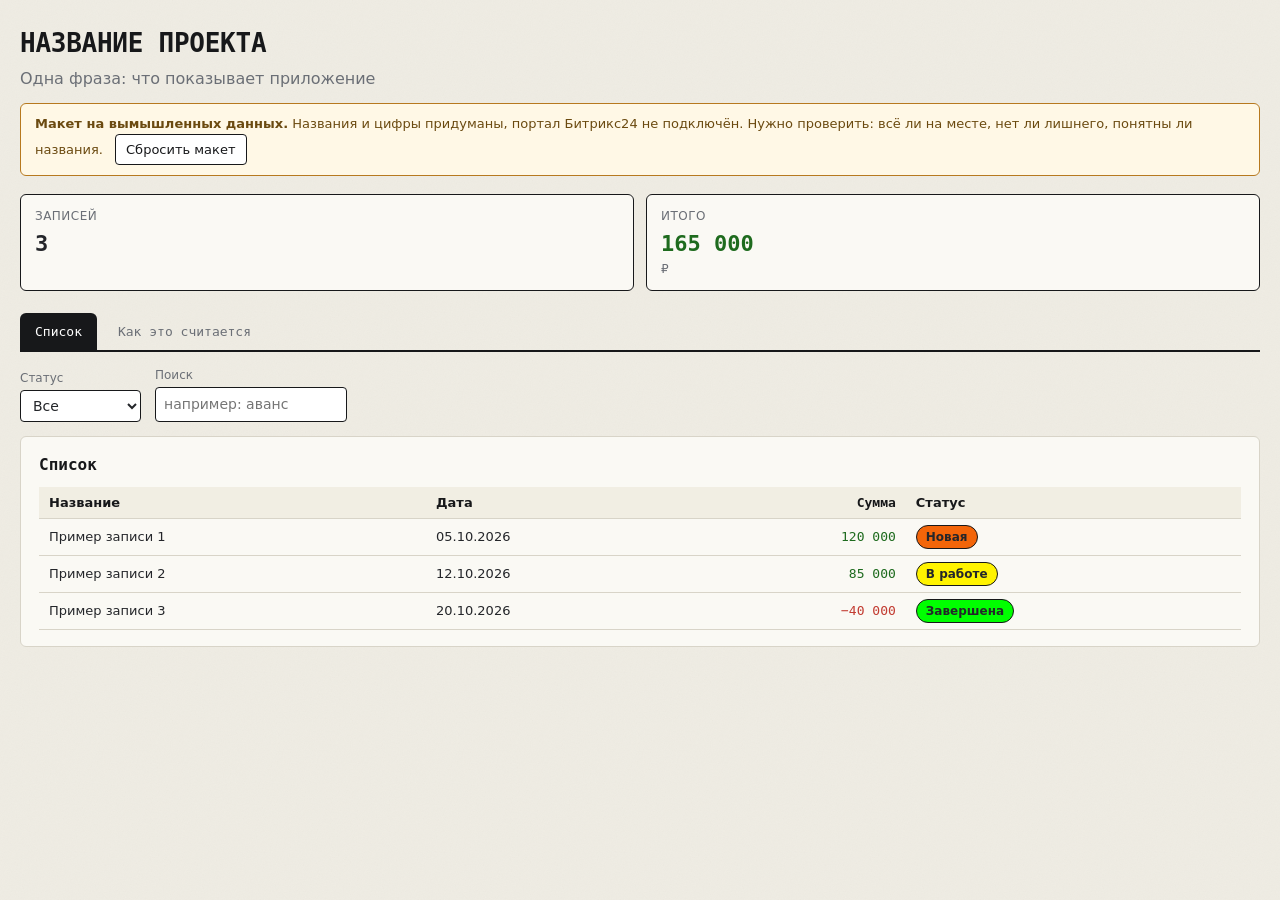
<file: mock/index.html>
<!doctype html>
<html lang="ru">
<head>
<meta charset="utf-8">
<meta name="viewport" content="width=device-width, initial-scale=1">
<title>Макет — НАЗВАНИЕ ПРОЕКТА</title>
<link rel="stylesheet" href="css/style.css">
</head>
<body>
<div id="app">
  <header>
    <h1>НАЗВАНИЕ ПРОЕКТА</h1>
    <div class="muted">Одна фраза: что показывает приложение</div>
    <div class="demo-banner"><b>Макет на вымышленных данных.</b> Названия и цифры придуманы, портал Битрикс24 не подключён.
      Нужно проверить: всё ли на месте, нет ли лишнего, понятны ли названия.
      <button class="btn" id="resetBtn" style="margin-left:8px">Сбросить макет</button></div>
  </header>

  <div class="kpis" id="kpis"></div>

  <nav class="tabs" id="tabs">
    <button class="tab active" data-tab="list">Список</button>
    <button class="tab" data-tab="explain">Как это считается</button>
  </nav>

  <section id="tab-list" class="tabpane">
    <div class="filters">
      <label>Статус <select id="fStatus"><option value="">Все</option></select></label>
      <label>Поиск <input type="text" id="fText" placeholder="например: аванс"></label>
    </div>
    <div class="card" style="margin-top:14px">
      <h2>Список</h2>
      <div class="tbl-wrap" id="list"></div>
    </div>
  </section>

  <section id="tab-explain" class="tabpane hidden">
    <div class="card">
      <h2>Откуда берутся цифры</h2>
      <p style="margin-top:0">Опишите простыми словами, какие данные Б24 используются и по какой формуле считаются итоги.</p>
      <div class="formula">Итого = сумма по строкам</div>
    </div>
  </section>
</div>

<script src="mock-data.js"></script>
<script src="mock.js"></script>
</body>
</html>
</file>
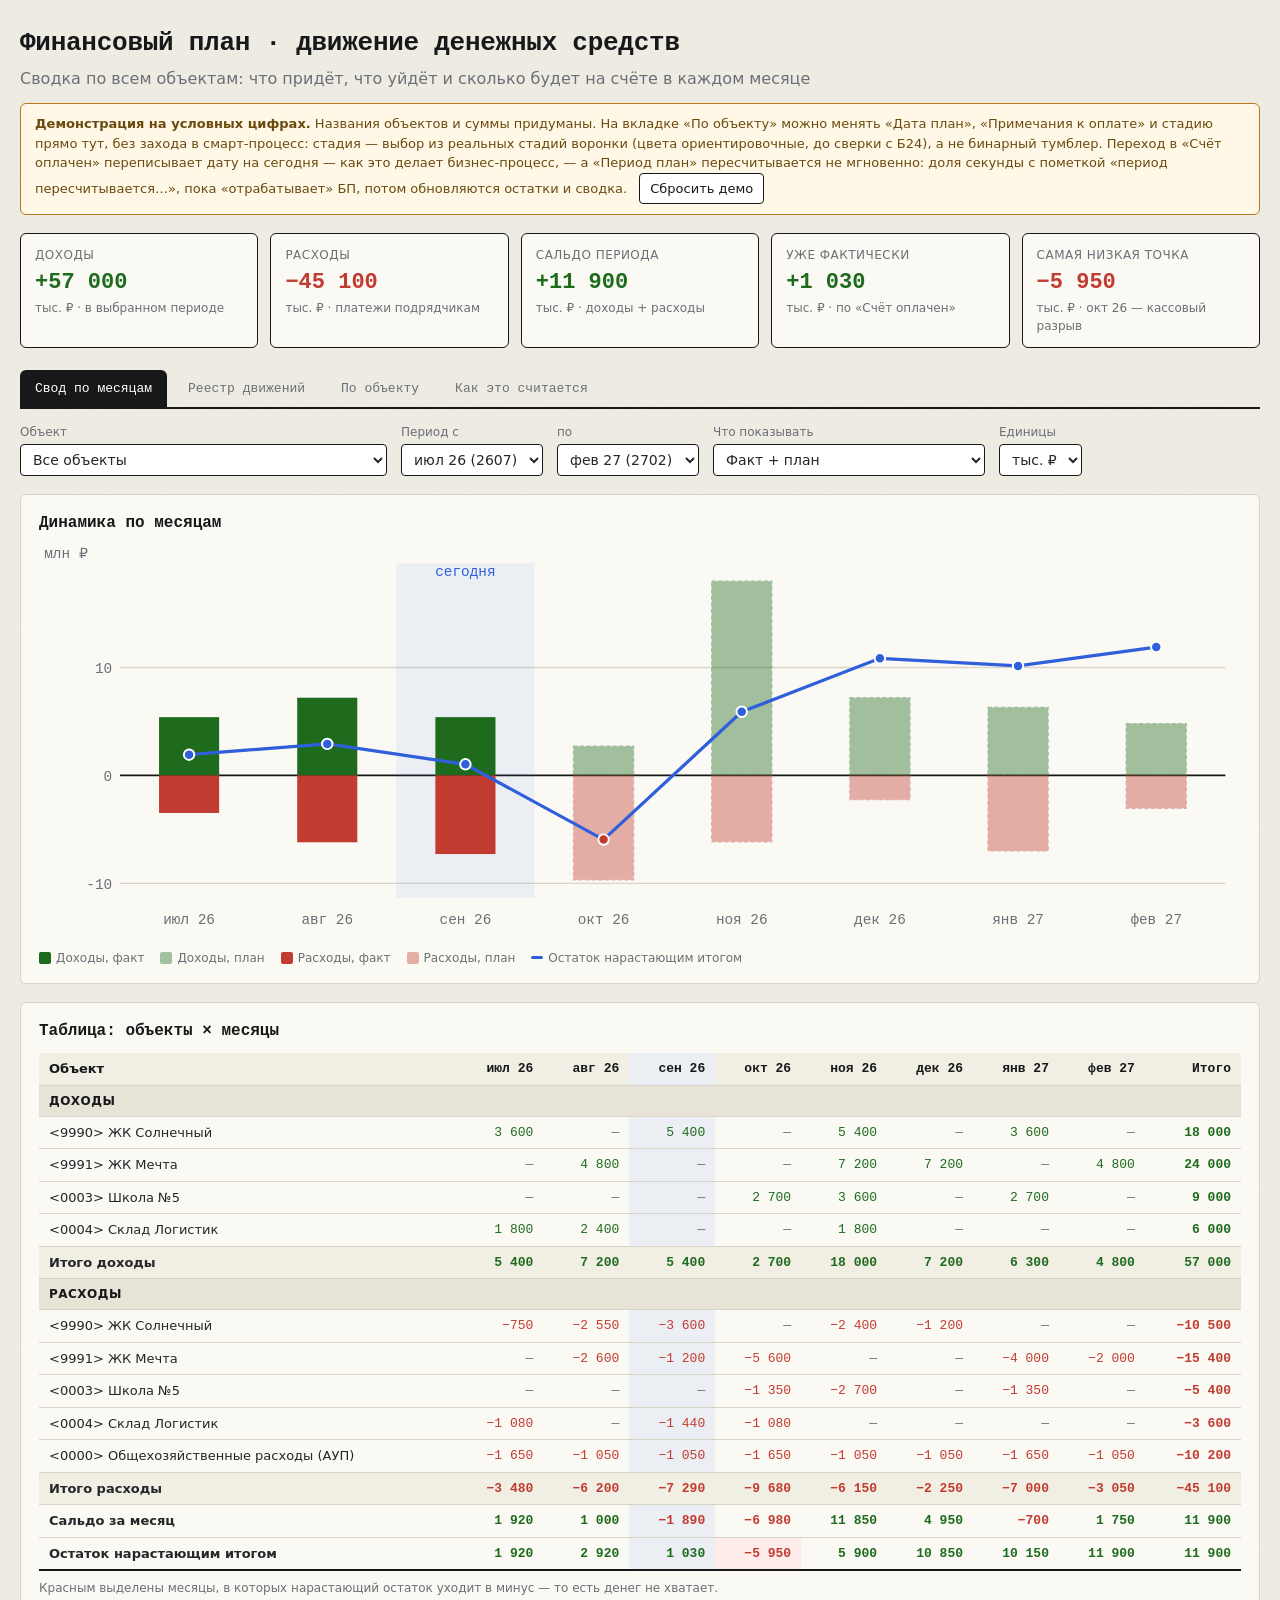
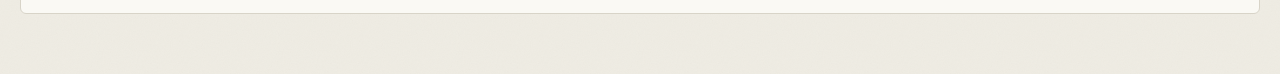
<file: source/fin-plan-demo.html>
<!doctype html>
<html lang="ru">
<head>
<meta charset="utf-8">
<meta name="viewport" content="width=device-width, initial-scale=1">
<title>Финансовый план — демо</title>
<style>
:root {
  --ink: #17181a;
  --bg: #efece3;
  --card-bg: #faf9f4;
  --border: #d8d4c8;
  --text: #24262a;
  --muted: #6b6f76;
  --accent: #2f5fdb;
  --accent-bg: #e8eefc;
  --inc: #1e6b1e;
  --inc-bg: #e6f3e2;
  --exp: #c23b31;
  --exp-bg: #fdecea;
  --warn: #b7791f;
  --warn-bg: #fff8e6;
  --row-hover: #f1eee3;
  --handle-fill: #e9f5b0;
  --font-mono: 'JetBrains Mono', 'Fira Code', ui-monospace, SFMono-Regular, Menlo, Consolas, monospace;
}
* { box-sizing: border-box; }
body {
  margin: 0;
  font-family: -apple-system, system-ui, Segoe UI, Roboto, sans-serif;
  color: var(--text);
  line-height: 1.5;
  background-color: var(--bg);
  background-image: url("data:image/svg+xml,%3Csvg xmlns='http://www.w3.org/2000/svg' width='180' height='180'%3E%3Cfilter id='n'%3E%3CfeTurbulence type='fractalNoise' baseFrequency='0.85' numOctaves='2' stitchTiles='stitch'/%3E%3CfeColorMatrix type='saturate' values='0'/%3E%3C/filter%3E%3Crect width='100%25' height='100%25' filter='url(%23n)' opacity='0.05'/%3E%3C/svg%3E");
}
#app { max-width: 1400px; margin: 0 auto; padding: 24px 20px 60px; }
h1 { margin: 0 0 4px; color: var(--ink); font-family: var(--font-mono); letter-spacing: -0.01em; font-size: 26px; }
h2 { margin: 0 0 10px; color: var(--ink); font-family: var(--font-mono); font-size: 16px; }
h3 { margin: 16px 0 6px; font-size: 14px; color: var(--ink); }
.muted { color: var(--muted); }
.demo-banner {
  margin: 12px 0 0; padding: 10px 14px; background: var(--warn-bg); border: 1px solid var(--warn);
  border-radius: 6px; font-size: 13px; color: #6b4a10;
}
.card {
  background: var(--card-bg); border: 1px solid var(--border); border-radius: 6px;
  padding: 16px 18px; margin-top: 18px;
}

/* KPI */
.kpis { display: grid; grid-template-columns: repeat(auto-fit, minmax(190px, 1fr)); gap: 12px; margin-top: 18px; }
.kpi { background: var(--card-bg); border: 1px solid var(--ink); border-radius: 6px; padding: 12px 14px; }
.kpi .lbl { font-size: 12px; color: var(--muted); text-transform: uppercase; letter-spacing: .04em; }
.kpi .val { font-family: var(--font-mono); font-size: 22px; font-weight: 600; margin-top: 2px; white-space: nowrap; }
.kpi .sub { font-size: 12px; color: var(--muted); }
.pos { color: var(--inc); }
.neg { color: var(--exp); }

/* tabs & filters */
.tabs { display: flex; gap: 6px; margin-top: 22px; flex-wrap: wrap; border-bottom: 2px solid var(--ink); }
.tab {
  font: inherit; font-family: var(--font-mono); font-size: 13px; padding: 8px 14px; cursor: pointer;
  background: transparent; border: 1px solid transparent; border-bottom: none; border-radius: 6px 6px 0 0; color: var(--muted);
}
.tab:hover { color: var(--ink); }
.tab.active { background: var(--ink); color: #fff; }
.filters { display: flex; gap: 14px; flex-wrap: wrap; align-items: flex-end; margin-top: 14px; }
.filters label { display: flex; flex-direction: column; font-size: 12px; color: var(--muted); gap: 3px; }
select, input[type=text] {
  font: inherit; font-size: 14px; padding: 6px 8px; border: 1px solid var(--ink); border-radius: 4px; background: #fff; color: var(--text);
}
button.btn {
  font: inherit; font-size: 13px; padding: 5px 10px; border: 1px solid var(--ink); border-radius: 4px; background: #fff; cursor: pointer; color: var(--ink);
}
button.btn:hover { background: var(--handle-fill); }
button.btn.ok { background: var(--inc-bg); border-color: var(--inc); color: var(--inc); }
button.btn.ok:hover { background: #d3ebcc; }

/* tables */
.tbl-wrap { overflow-x: auto; }
table { border-collapse: collapse; width: 100%; font-size: 13px; }
th, td { padding: 6px 10px; border-bottom: 1px solid var(--border); text-align: left; white-space: nowrap; }
th { background: #f1eee3; color: var(--ink); font-weight: 600; position: sticky; top: 0; }
td.num, th.num { text-align: right; font-family: var(--font-mono); }
tbody tr:hover { background: var(--row-hover); }
td.wrap { white-space: normal; min-width: 260px; }
tr.grp td { background: #e7e3d6; font-weight: 700; color: var(--ink); font-size: 12px; text-transform: uppercase; letter-spacing: .04em; }
tr.tot td { font-weight: 700; background: #f1eee3; border-top: 1px solid var(--ink); }
tr.saldo td { font-weight: 700; }
tr.cum td { font-weight: 700; border-bottom: 2px solid var(--ink); }
td.cur, th.cur { background: rgba(47,95,219,.07); }
th.sortable { cursor: pointer; user-select: none; }
th.sortable:hover { color: var(--accent); }
.cell-neg-cum { background: var(--exp-bg); color: var(--exp); }
.tag { display: inline-block; padding: 1px 8px; border-radius: 10px; font-size: 11px; font-weight: 600; }
.tag.warn { background: var(--warn-bg); color: var(--warn); }
select.stage-pick { font-size: 12px; padding: 3px 6px; border-radius: 10px; font-weight: 600; border-width: 1px; }
input[type=date].date-pick { font-family: var(--font-mono); font-size: 12px; padding: 4px 6px; }
textarea.notes-pick { width: 100%; min-width: 180px; font: inherit; font-size: 12px; padding: 4px 6px; resize: vertical; white-space: pre-wrap; }
.recalc-hint { display: inline-flex; align-items: center; gap: 4px; font-size: 11px; color: var(--warn); margin-top: 3px; }
.recalc-hint .dot { width: 6px; height: 6px; border-radius: 50%; background: var(--warn); animation: pulse 1s ease-in-out infinite; }
@keyframes pulse { 0%,100% { opacity: .3; } 50% { opacity: 1; } }
.cell-date.pending input { opacity: .6; }
.legend { display: flex; gap: 16px; flex-wrap: wrap; font-size: 12px; color: var(--muted); margin: 6px 0 0; }
.legend i { display: inline-block; width: 12px; height: 12px; border-radius: 2px; margin-right: 5px; vertical-align: -2px; }
svg text { font-family: var(--font-mono); font-size: 11px; fill: var(--muted); }

/* object view */
.obj-grid { display: grid; grid-template-columns: repeat(auto-fit, minmax(150px, 1fr)); gap: 10px; margin: 10px 0; }
.mini { border: 1px solid var(--border); border-radius: 6px; padding: 8px 10px; background: #fff; }
.mini .lbl { font-size: 11px; color: var(--muted); text-transform: uppercase; letter-spacing: .04em; }
.mini .val { font-family: var(--font-mono); font-size: 16px; font-weight: 600; }
.bar { height: 8px; background: #e2dfd3; border-radius: 4px; overflow: hidden; margin: 6px 0 2px; }
.bar > span { display: block; height: 100%; }
.tree-l1 { border-left: 4px solid var(--inc); padding-left: 14px; margin-top: 14px; }
.tree-l2 { border-left: 4px solid var(--exp); padding-left: 14px; margin: 14px 0 0 24px; }
.node-title { font-family: var(--font-mono); font-weight: 600; color: var(--ink); }

/* explain */
.flow { display: grid; grid-template-columns: 1fr; gap: 0; max-width: 820px; }
.box { border: 1px solid var(--ink); border-radius: 6px; padding: 10px 14px; background: #fff; }
.box.inc { border-color: var(--inc); background: var(--inc-bg); }
.box.exp { border-color: var(--exp); background: var(--exp-bg); }
.box .t { font-family: var(--font-mono); font-weight: 700; color: var(--ink); }
.box .d { font-size: 13px; }
.arrow { text-align: center; color: var(--muted); font-size: 12px; padding: 2px 0; }
.indent { margin-left: 34px; }
.formula {
  font-family: var(--font-mono); background: #fff; border: 1px dashed var(--ink); border-radius: 6px;
  padding: 10px 14px; margin: 10px 0; font-size: 14px;
}
ul.tight { margin: 6px 0; padding-left: 20px; }
ul.tight li { margin: 3px 0; }
.two { display: grid; grid-template-columns: repeat(auto-fit, minmax(320px, 1fr)); gap: 18px; }
.hidden { display: none; }
@media (max-width: 640px) { #app { padding: 16px 12px 40px; } .indent { margin-left: 14px; } .tree-l2 { margin-left: 8px; } }
</style>
</head>
<body>
<div id="app">
  <header>
    <h1>Финансовый план · движение денежных средств</h1>
    <div class="muted">Сводка по всем объектам: что придёт, что уйдёт и сколько будет на счёте в каждом месяце</div>
    <div class="demo-banner"><b>Демонстрация на условных цифрах.</b> Названия объектов и суммы придуманы. На вкладке «По объекту» можно менять «Дата план», «Примечания к оплате» и стадию прямо тут, без захода в смарт-процесс: стадия — выбор из реальных стадий воронки (цвета ориентировочные, до сверки с Б24), а не бинарный тумблер. Переход в «Счёт оплачен» переписывает дату на сегодня — как это делает бизнес-процесс, — а «Период план» пересчитывается не мгновенно: доля секунды с пометкой «период пересчитывается…», пока «отрабатывает» БП, потом обновляются остатки и сводка.
      <button class="btn" id="resetBtn" style="margin-left:8px">Сбросить демо</button></div>
  </header>

  <div class="kpis" id="kpis"></div>

  <nav class="tabs" id="tabs">
    <button class="tab active" data-tab="svod">Свод по месяцам</button>
    <button class="tab" data-tab="reestr">Реестр движений</button>
    <button class="tab" data-tab="object">По объекту</button>
    <button class="tab" data-tab="explain">Как это считается</button>
  </nav>

  <div class="filters" id="filters">
    <label>Объект <select id="fObj"></select></label>
    <label>Период с <select id="fFrom"></select></label>
    <label>по <select id="fTo"></select></label>
    <label>Что показывать
      <select id="fMode">
        <option value="all">Факт + план</option>
        <option value="fact">Только факт («Счёт оплачен»)</option>
        <option value="plan">Только план (ещё не оплачено)</option>
      </select>
    </label>
    <label id="fUnitWrap">Единицы
      <select id="fUnit">
        <option value="1000">тыс. ₽</option>
        <option value="1">₽</option>
        <option value="1000000">млн ₽</option>
      </select>
    </label>
  </div>

  <section id="tab-svod" class="tabpane">
    <div class="card">
      <h2>Динамика по месяцам</h2>
      <div id="chart"></div>
      <div class="legend">
        <span><i style="background:var(--inc)"></i>Доходы, факт</span>
        <span><i style="background:var(--inc);opacity:.4"></i>Доходы, план</span>
        <span><i style="background:var(--exp)"></i>Расходы, факт</span>
        <span><i style="background:var(--exp);opacity:.4"></i>Расходы, план</span>
        <span><i style="background:var(--accent);height:3px;vertical-align:3px"></i>Остаток нарастающим итогом</span>
      </div>
    </div>
    <div class="card">
      <h2>Таблица: объекты × месяцы</h2>
      <div class="tbl-wrap" id="matrix"></div>
      <p class="muted" style="font-size:12px;margin:8px 0 0">Красным выделены месяцы, в которых нарастающий остаток уходит в минус — то есть денег не хватает.</p>
    </div>
  </section>

  <section id="tab-reestr" class="tabpane hidden">
    <div class="card">
      <h2>Реестр всех платежей</h2>
      <div class="filters" style="margin-top:0;margin-bottom:10px">
        <label>Тип
          <select id="fKind"><option value="">Доходы и расходы</option><option value="inc">Только доходы</option><option value="exp">Только расходы</option></select>
        </label>
        <label>Вид платежа
          <select id="fNum"><option value="">Все</option><option value="1">Платеж номер 1</option><option value="2">Платеж номер 2</option><option value="3">Платеж номер 3</option><option value="4">Платеж номер 4</option><option value="5">Платеж номер 5</option><option value="6">Платеж номер 6</option><option value="7">Платеж номер 7</option><option value="8">Платеж номер 8</option></select>
        </label>
        <label>Поиск по назначению <input type="text" id="fText" placeholder="например: аванс"></label>
      </div>
      <div class="tbl-wrap" id="reestr"></div>
      <p class="muted" style="font-size:12px;margin:8px 0 0">Это ровно те колонки, из которых строится план: Период · Дата · Сумма · Объект · Назначение платежа. Заголовки колонок кликабельны — сортировка. Сумма внизу — это и есть сальдо: доходы (+) и расходы (−) просто складываются.</p>
    </div>
  </section>

  <section id="tab-object" class="tabpane hidden">
    <div class="card" id="objectView"></div>
  </section>

  <section id="tab-explain" class="tabpane hidden">
    <div class="card">
      <h2>Откуда берутся цифры</h2>
      <p style="margin-top:0">Всё строится на одном принципе: <b>каждый будущий или свершившийся платёж — это отдельная запись с датой и суммой</b>. Доходные платежи — со знаком «+», расходные — со знаком «−». Приложение собирает все такие записи и группирует по месяцам и объектам.</p>
      <div class="two">
        <div>
          <div class="flow">
            <div class="box inc"><div class="t">Сделка (доходный договор)</div><div class="d">Объект: код + название. Например «9990 ЖК Солнечный».</div></div>
            <div class="arrow">▼ к сделке привязываются</div>
            <div class="indent">
              <div class="box inc"><div class="t">Оплаты — ДОХОД (+)</div><div class="d">Дата план · Сумма · Назначение платежа. <br>Пример: 20.09.2026 · +5 400 000 · «Платеж номер 2. Оплата этапа 1»</div></div>
            </div>
            <div class="arrow">▼ к той же сделке привязывается</div>
            <div class="indent">
              <div class="box exp"><div class="t">Подряд — ПЛАН расходов (−)</div><div class="d">Подрядчик и <b>сумма подрядного договора</b>, например −9 000 000. Это потолок расходов по подряду.</div></div>
              <div class="arrow">▼ к подряду привязываются</div>
              <div class="indent">
                <div class="box exp"><div class="t">Расход (П) — платежи подрядчику (−)</div><div class="d">Дата план · Сумма · Назначение платежа. <br>Пример: 25.11.2026 · −2 400 000 · «Платеж номер 3. Оплата после экспертизы»</div></div>
              </div>
            </div>
            <div class="arrow">▼ отдельно — расходы без доходного договора</div>
            <div class="box exp"><div class="t">Нереализационная сделка (общехозяйственные)</div><div class="d">Та же схема, но без Оплат: к сделке сразу привязан Расход(П) — аренда, ФОТ, налоги. Пример — объект «Общехозяйственные расходы (АУП)» на вкладке «По объекту».</div></div>
          </div>
        </div>
        <div>
          <h3 style="margin-top:0">Формула</h3>
          <div class="formula">Сальдо = сумма всех платежей<br>(доходы «+», расходы «−»)</div>
          <ul class="tight">
            <li>Никакого вычитания и разных формул: доходы положительные, расходы отрицательные, итог — просто сумма.</li>
            <li>Отрицательное число в любой выгрузке сразу читается как расход.</li>
            <li>Сальдо «нарастающим итогом» показывает, сколько денег будет на конец каждого месяца.</li>
          </ul>
          <h3>План становится фактом</h3>
          <ul class="tight">
            <li>Платёж создаётся в стадии «План» — это прогноз.</li>
            <li>Когда платёж переведён в стадию <b>«Счёт оплачен»</b>, бизнес-процесс сам переписывает «Дата план» и «Период план» на сегодняшнюю дату — отдельного поля «дата факта» не требуется.</li>
            <li>Для подряда автоматически пересчитывается <b>остаток к оплате</b>: сумма договора минус оплаченное.</li>
          </ul>
          <h3>Какие поля используются</h3>
          <div class="tbl-wrap"><table>
            <thead><tr><th>Колонка в плане</th><th>Откуда берётся</th></tr></thead>
            <tbody>
              <tr><td>Период (ГГММ)</td><td>«Период план» = ГГММ от «Дата план», считается автоматически</td></tr>
              <tr><td>Дата</td><td>«Дата план» платежа (после оплаты — дата факта, см. выше)</td></tr>
              <tr><td>Сумма</td><td>«Сумма к оплате», с НДС (доход «+», расход «−»)</td></tr>
              <tr><td>Объект</td><td>Код объекта сделки</td></tr>
              <tr><td>Назначение платежа</td><td>«Предмет оплаты»</td></tr>
            </tbody>
          </table></div>
        </div>
      </div>
    </div>

    <div class="card">
      <h2>Пример на одном объекте</h2>
      <div id="worked"></div>
    </div>

    <div class="card">
      <h2>Что уже согласовано</h2>
      <ul class="tight">
        <li><b>Отдельной «даты факта» нет.</b> При переводе платежа в «Счёт оплачен» бизнес-процесс сам переписывает «Дата план» и «Период план» на сегодняшнюю дату — дата оплаченного платежа и есть дата факта.</li>
        <li><b>Период всегда = месяц даты плана</b>, считается автоматически (`ГГММ` от «Дата план»), отдельно не вводится.</li>
        <li><b>Общехозяйственные расходы (аренда, ФОТ, налоги) включены</b> — для них заведена отдельная «Нереализационная» воронка в Сделках, тот же смарт-процесс Расход(П), просто без доходной части. Пример — объект «Общехозяйственные расходы (АУП)» на вкладке «По объекту».</li>
        <li><b>Суммы — с НДС</b>, отдельного разреза без НДС не делаем.</li>
        <li><b>«Не распланировано» оставляем как проверку.</b> Сумма подряда должна разложиться платежами Расход(П) в ноль; остаток — сигнал, что декомпозиция не завершена, а не «резерв на будущее».</li>
        <li><b>Доступ — по отделам</b>, как в «Пульте АУП»: список отделов редактируется через UI («Доступ» в шапке), по умолчанию открыт только отдел «Администрация», расширяется без правок кода.</li>
      </ul>
    </div>
  </section>
</div>

<script>
'use strict';
/* ---------- условные данные ---------- */
const TODAY = '2026-09-28';
const DEALS = {
  '9990': 'ЖК Солнечный',
  '9991': 'ЖК Мечта',
  '0003': 'Школа №5',
  '0004': 'Склад Логистик',
  '0000': 'Общехозяйственные расходы (АУП)'
};
/* Подряды: сумма договора задаётся отдельно от платежей.
   label: если задан — это не подряд, а статья затрат внутри нереализационной сделки
   (общехозяйственные расходы) — та же схема Сделка → Расход(П), но без Оплат. */
const CONTRACTS = [
  { id: 'c1', deal: '9990', name: 'ООО «Архстрой» — проектирование', sum: -9000000 },
  { id: 'c2', deal: '9990', name: 'ИП Ковалёв — геодезия', sum: -1500000 },
  { id: 'c3', deal: '9991', name: 'ООО «Форма» — проектирование', sum: -13000000 },
  { id: 'c4', deal: '9991', name: 'ООО «Геос» — инженерные изыскания', sum: -2400000 },
  { id: 'c5', deal: '0003', name: 'ООО «Архстрой» — проектирование', sum: -6000000 },
  { id: 'c6', deal: '0004', name: 'ООО «Стройпроект» — проектирование', sum: -3600000 },
  { id: 'c7', deal: '0000', name: 'Аренда офиса', sum: -2400000, label: 'Статья затрат' },
  { id: 'c8', deal: '0000', name: 'ФОТ АУП', sum: -6000000, label: 'Статья затрат' },
  { id: 'c9', deal: '0000', name: 'Налоги и страховые взносы', sum: -1800000, label: 'Статья затрат' }
];
/* Стадии смарт-процесса Оплаты (source/RDI Доходы.md). Цвета — живые, из воронки
   портала: crm.status.list.json?filter[ENTITY_ID]=DYNAMIC_1046_STAGE_18
   (сверено 2026-09-29, entityTypeId=1046, categoryId=18, см. D-006).
   paid=true — только эта стадия пишет «Сумма оплачено» и считается фактом
   (см. business-процесс A_Pay Изменение). */
const STAGES = [
  { code: 'NEW',        name: 'Инициализация',   color: '#000000' },
  { code: 'UC_2OSNCS',  name: 'План',             color: '#f36509' },
  { code: 'PREPARATION',name: 'Закр Готовы',      color: '#10e5fc' },
  { code: 'CLIENT',     name: 'Закр Подписаны',   color: '#00a74c' },
  { code: 'UC_83O6WQ',  name: 'Счёт отправлен',   color: '#fff300' },
  { code: 'SUCCESS',    name: 'Счёт оплачен',     color: '#00ff00', paid: true },
  { code: 'FAIL',       name: 'Аннулирование',    color: '#ff0000' }
];
const stageOf = code => STAGES.find(s => s.code === code) || STAGES[1];
const isPaid = p => stageOf(p.stage).paid === true;
/* [сделка, подряд(или null для дохода), дата, сумма, назначение, оплачено?, стадия?, примечания?]
   7-й элемент — код стадии, если это не просто «План»/«Счёт оплачен» (демонстрация
   промежуточных стадий, которые НЕ откатываются в «План» при уходе со «Счёт оплачен»).
   8-й — UF_CRM_12_PAY_NOTES, редактируется прямо в приложении (вкладка «По объекту»). */
const SEED = [
  ['9990', null, '2026-07-15',  3600000, 'Платеж номер 1. Аванс 20%', 1, undefined, 'Оплата по счёту №14 от 10.07.2026'],
  ['9990', null, '2026-09-20',  5400000, 'Платеж номер 2. Оплата этапа 1 — Разработка ПД', 1],
  ['9990', null, '2026-11-25',  5400000, 'Платеж номер 3. Оплата этапа 2 — Прохождение экспертизы', 0],
  ['9990', null, '2027-01-30',  3600000, 'Платеж номер 4. Закрытие, подписание актов', 0, 'CLIENT'],
  ['9990', 'c1', '2026-08-10', -1800000, 'Платеж номер 1. Аванс по этапу 1', 1],
  ['9990', 'c1', '2026-09-25', -3600000, 'Платеж номер 2. Оплата разработки ПД', 1],
  ['9990', 'c1', '2026-11-15', -2400000, 'Платеж номер 3. Оплата после экспертизы', 0, undefined, 'Ждём закрывающие документы от подрядчика.\nАкт подписан, счёт выставлен 20.11.'],
  ['9990', 'c1', '2026-12-20', -1200000, 'Платеж номер 4. Окончательный расчёт', 0],
  ['9990', 'c2', '2026-07-25',  -750000, 'Платеж номер 1. Аванс', 1],
  ['9990', 'c2', '2026-08-30',  -750000, 'Платеж номер 2. Оплата по акту', 1],

  ['9991', null, '2026-08-05',  4800000, 'Платеж номер 1. Аванс 20%', 1],
  ['9991', null, '2026-11-20',  7200000, 'Платеж номер 2. Оплата этапа 1 — Стадия П', 0],
  ['9991', null, '2026-12-15',  7200000, 'Платеж номер 3. Оплата этапа 2 — Рабочая документация', 0],
  ['9991', null, '2027-02-28',  4800000, 'Платеж номер 4. Закрытие договора', 0],
  ['9991', 'c3', '2026-08-12', -2600000, 'Платеж номер 1. Аванс по этапу 1', 1],
  ['9991', 'c3', '2026-10-30', -4400000, 'Платеж номер 2. Оплата этапа 1', 0],
  ['9991', 'c3', '2027-01-20', -4000000, 'Платеж номер 3. Оплата этапа 2', 0],
  ['9991', 'c3', '2027-02-25', -2000000, 'Платеж номер 4. Окончательный расчёт', 0],
  ['9991', 'c4', '2026-09-10', -1200000, 'Платеж номер 1. Аванс', 1],
  ['9991', 'c4', '2026-10-20', -1200000, 'Платеж номер 2. Оплата по акту', 0],

  ['0003', null, '2026-10-31',  2700000, 'Платеж номер 1. Аванс 30%', 0],
  ['0003', null, '2026-11-10',  3600000, 'Платеж номер 2. Оплата этапа 1', 0],
  ['0003', null, '2027-01-20',  2700000, 'Платеж номер 3. Закрытие договора', 0],
  ['0003', 'c5', '2026-10-05', -1350000, 'Платеж номер 1. Аванс', 0],
  ['0003', 'c5', '2026-11-25', -2700000, 'Платеж номер 2. Оплата этапа 1', 0],
  ['0003', 'c5', '2027-01-30', -1350000, 'Платеж номер 3. Окончательный расчёт', 0],

  ['0004', null, '2026-07-20',  1800000, 'Платеж номер 1. Аванс 30%', 1],
  ['0004', null, '2026-08-28',  2400000, 'Платеж номер 2. Оплата этапа 1', 1],
  ['0004', null, '2026-11-10',  1800000, 'Платеж номер 3. Закрытие договора', 0],
  ['0004', 'c6', '2026-07-30', -1080000, 'Платеж номер 1. Аванс', 1],
  ['0004', 'c6', '2026-09-05', -1440000, 'Платеж номер 2. Оплата этапа 1', 1],
  ['0004', 'c6', '2026-10-30', -1080000, 'Платеж номер 3. Окончательный расчёт', 0],

  ['0000', 'c7', '2026-07-05',  -300000, 'Платеж номер 1. Аренда офиса за июль', 1],
  ['0000', 'c7', '2026-08-05',  -300000, 'Платеж номер 2. Аренда офиса за август', 1],
  ['0000', 'c7', '2026-09-05',  -300000, 'Платеж номер 3. Аренда офиса за сентябрь', 1],
  ['0000', 'c7', '2026-10-05',  -300000, 'Платеж номер 4. Аренда офиса за октябрь', 0],
  ['0000', 'c7', '2026-11-05',  -300000, 'Платеж номер 5. Аренда офиса за ноябрь', 0],
  ['0000', 'c7', '2026-12-05',  -300000, 'Платеж номер 6. Аренда офиса за декабрь', 0],
  ['0000', 'c7', '2027-01-05',  -300000, 'Платеж номер 7. Аренда офиса за январь', 0],
  ['0000', 'c7', '2027-02-05',  -300000, 'Платеж номер 8. Аренда офиса за февраль', 0],
  ['0000', 'c8', '2026-07-28',  -750000, 'Платеж номер 1. ФОТ АУП за июль', 1],
  ['0000', 'c8', '2026-08-28',  -750000, 'Платеж номер 2. ФОТ АУП за август', 1],
  ['0000', 'c8', '2026-09-28',  -750000, 'Платеж номер 3. ФОТ АУП за сентябрь', 1],
  ['0000', 'c8', '2026-10-28',  -750000, 'Платеж номер 4. ФОТ АУП за октябрь', 0],
  ['0000', 'c8', '2026-11-28',  -750000, 'Платеж номер 5. ФОТ АУП за ноябрь', 0],
  ['0000', 'c8', '2026-12-28',  -750000, 'Платеж номер 6. ФОТ АУП за декабрь', 0],
  ['0000', 'c8', '2027-01-28',  -750000, 'Платеж номер 7. ФОТ АУП за январь', 0],
  ['0000', 'c8', '2027-02-28',  -750000, 'Платеж номер 8. ФОТ АУП за февраль', 0],
  ['0000', 'c9', '2026-07-25',  -600000, 'Платеж номер 1. Налоги и взносы за 3 квартал', 1],
  ['0000', 'c9', '2026-10-25',  -600000, 'Платеж номер 2. Налоги и взносы за 4 квартал', 0],
  ['0000', 'c9', '2027-01-25',  -600000, 'Платеж номер 3. Налоги и взносы за 1 квартал', 0]
];

let pays = [];
function loadSeed() {
  pays = SEED.map((r, i) => ({
    id: i + 1, deal: r[0], contract: r[1], date: r[2], amount: r[3], purpose: r[4],
    stage: r[6] || (r[5] ? 'SUCCESS' : 'UC_2OSNCS'),
    notes: r[7] || '',
    period: r[2].slice(2, 4) + r[2].slice(5, 7)
  }));
}
loadSeed();

/* ---------- утилиты ---------- */
const MON = ['янв','фев','мар','апр','май','июн','июл','авг','сен','окт','ноя','дек'];
const $ = id => document.getElementById(id);
const MONTHS = (() => { const a = []; for (let y = 26, m = 7; !(y === 27 && m === 3); ) { a.push(('' + y) + ('0' + m).slice(-2)); if (++m > 12) { m = 1; y++; } } return a; })();
const monLabel = p => MON[+p.slice(2) - 1] + ' ' + p.slice(0, 2);
const CUR_PERIOD = TODAY.slice(2, 4) + TODAY.slice(5, 7);
const dealName = c => '<' + c + '> ' + DEALS[c];
const fmtDate = d => d.slice(8) + '.' + d.slice(5, 7) + '.' + d.slice(0, 4);
const MINUS = '−';
function fmt(v, unit) {
  unit = unit || 1;
  if (v === 0) return '—';
  const x = v / unit;
  const digits = unit === 1000000 ? 2 : (unit === 1000 ? (Math.abs(x) < 100 && x % 1 ? 1 : 0) : 0);
  const s = Math.abs(x).toLocaleString('ru-RU', { minimumFractionDigits: digits, maximumFractionDigits: digits });
  return (v < 0 ? MINUS : '') + s;
}
function fmtSigned(v, unit) { return (v > 0 ? '+' : '') + fmt(v, unit); }
const cls = v => v > 0 ? 'pos' : (v < 0 ? 'neg' : '');
const esc = s => String(s).replace(/[&<>"]/g, c => ({ '&': '&amp;', '<': '&lt;', '>': '&gt;', '"': '&quot;' }[c]));

/* ---------- фильтры ---------- */
const F = { obj: '', from: MONTHS[0], to: MONTHS[MONTHS.length - 1], mode: 'all', unit: 1000, kind: '', num: '', text: '' };
let sortKey = 'date', sortDir = 1, activeTab = 'svod', objSel = '9990';

function filtered(extra) {
  return pays.filter(p => {
    if (F.obj && p.deal !== F.obj) return false;
    if (p.period < F.from || p.period > F.to) return false;
    if (F.mode === 'fact' && !isPaid(p)) return false;
    if (F.mode === 'plan' && isPaid(p)) return false;
    if (extra) {
      if (F.kind === 'inc' && p.amount < 0) return false;
      if (F.kind === 'exp' && p.amount > 0) return false;
      if (F.num) { const m = /^Платеж номер (\d+)/.exec(p.purpose); if (!m || m[1] !== F.num) return false; }
      if (F.text && p.purpose.toLowerCase().indexOf(F.text.toLowerCase()) < 0) return false;
    }
    return true;
  });
}

/* ---------- KPI ---------- */
function renderKpis() {
  const list = filtered(false);
  const inc = list.filter(p => p.amount > 0).reduce((s, p) => s + p.amount, 0);
  const exp = list.filter(p => p.amount < 0).reduce((s, p) => s + p.amount, 0);
  const saldo = inc + exp;
  const factSaldo = list.filter(isPaid).reduce((s, p) => s + p.amount, 0);
  // минимальный нарастающий остаток
  const byM = {}; list.forEach(p => { byM[p.period] = (byM[p.period] || 0) + p.amount; });
  let cum = 0, min = 0, minP = null;
  MONTHS.forEach(m => { if (m < F.from || m > F.to) return; cum += byM[m] || 0; if (cum < min) { min = cum; minP = m; } });
  const u = F.unit, ul = u === 1 ? '₽' : (u === 1000 ? 'тыс. ₽' : 'млн ₽');
  $('kpis').innerHTML =
    kpi('Доходы', fmtSigned(inc, u), 'pos', ul + ' · в выбранном периоде') +
    kpi('Расходы', fmt(exp, u), 'neg', ul + ' · платежи подрядчикам') +
    kpi('Сальдо периода', fmtSigned(saldo, u), cls(saldo), ul + ' · доходы + расходы') +
    kpi('Уже фактически', fmtSigned(factSaldo, u), cls(factSaldo), ul + ' · по «Счёт оплачен»') +
    kpi('Самая низкая точка', min < 0 ? fmt(min, u) : 'нет провалов', min < 0 ? 'neg' : 'pos', min < 0 ? ul + ' · ' + monLabel(minP) + ' — кассовый разрыв' : 'остаток не уходит в минус');
}
const kpi = (l, v, c, s) => '<div class="kpi"><div class="lbl">' + l + '</div><div class="val ' + c + '">' + v + '</div><div class="sub">' + s + '</div></div>';

/* ---------- Свод: график ---------- */
function renderChart(list) {
  const months = MONTHS.filter(m => m >= F.from && m <= F.to);
  const d = {}; months.forEach(m => d[m] = { iF: 0, iP: 0, eF: 0, eP: 0 });
  list.forEach(p => { const o = d[p.period]; if (!o) return; const pd = isPaid(p); if (p.amount > 0) o[pd ? 'iF' : 'iP'] += p.amount; else o[pd ? 'eF' : 'eP'] += p.amount; });
  let cum = 0; const cums = months.map(m => { const o = d[m]; cum += o.iF + o.iP + o.eF + o.eP; return cum; });
  let max = 0, min = 0;
  months.forEach((m, i) => { const o = d[m]; max = Math.max(max, o.iF + o.iP, cums[i]); min = Math.min(min, o.eF + o.eP, cums[i]); });
  if (max === 0 && min === 0) { $('chart').innerHTML = '<p class="muted">Нет данных по выбранным фильтрам.</p>'; return; }
  const W = 920, H = 300, L = 62, R = 12, T = 14, B = 30, pw = W - L - R, ph = H - T - B;
  const span = (max - min) || 1, pad = span * .06; max += pad; if (min < 0) min -= pad;
  const y = v => T + (max - v) / (max - min) * ph;
  const step = pw / months.length, bw = Math.min(46, step * .5);
  let g = '';
  // сетка
  const ticks = 5, raw = (max - min) / ticks, mag = Math.pow(10, Math.floor(Math.log10(raw))), nice = [1, 2, 2.5, 5, 10].map(k => k * mag).find(k => k >= raw);
  for (let t = Math.ceil(min / nice) * nice; t <= max; t += nice) {
    g += '<line x1="' + L + '" x2="' + (W - R) + '" y1="' + y(t) + '" y2="' + y(t) + '" stroke="' + (Math.abs(t) < 1 ? '#17181a' : '#d8d4c8') + '" stroke-width="' + (Math.abs(t) < 1 ? 1.2 : 1) + '"/>';
    g += '<text x="' + (L - 6) + '" y="' + (y(t) + 4) + '" text-anchor="end">' + (Math.abs(t) < nice / 1000 ? '0' : (t / 1e6).toLocaleString('ru-RU', { maximumFractionDigits: 1 })) + '</text>';
  }
  g += '<text x="4" y="10">млн ₽</text>';
  const rect = (x, v0, v1, c, op, strokeDash) => {
    const yt = y(Math.max(v0, v1)), yb = y(Math.min(v0, v1)); if (yb - yt < .5) return '';
    return '<rect x="' + x + '" y="' + yt + '" width="' + bw + '" height="' + (yb - yt) + '" fill="' + c + '" opacity="' + op + '"' + (strokeDash ? ' stroke="' + c + '" stroke-dasharray="3 2"' : '') + '/>';
  };
  let pts = [];
  months.forEach((m, i) => {
    const o = d[m], cx = L + step * i + step / 2, x = cx - bw / 2;
    if (m === CUR_PERIOD) g += '<rect x="' + (L + step * i) + '" y="' + T + '" width="' + step + '" height="' + ph + '" fill="#2f5fdb" opacity=".07"/><text x="' + cx + '" y="' + (T + 10) + '" text-anchor="middle" style="fill:#2f5fdb">сегодня</text>';
    g += rect(x, 0, o.iF, '#1e6b1e', 1) + rect(x, o.iF, o.iF + o.iP, '#1e6b1e', .4, true);
    g += rect(x, 0, o.eF, '#c23b31', 1) + rect(x, o.eF, o.eF + o.eP, '#c23b31', .4, true);
    g += '<text x="' + cx + '" y="' + (H - 10) + '" text-anchor="middle">' + monLabel(m) + '</text>';
    pts.push([cx, y(cums[i])]);
  });
  g += '<polyline fill="none" stroke="#2f5fdb" stroke-width="2.5" points="' + pts.map(p => p.join(',')).join(' ') + '"/>';
  pts.forEach((p, i) => { g += '<circle cx="' + p[0] + '" cy="' + p[1] + '" r="4" fill="' + (cums[i] < 0 ? '#c23b31' : '#2f5fdb') + '" stroke="#fff" stroke-width="1.5"><title>' + monLabel(months[i]) + ': остаток ' + fmt(cums[i], 1) + ' ₽</title></circle>'; });
  $('chart').innerHTML = '<svg viewBox="0 0 ' + W + ' ' + H + '" width="100%" role="img" aria-label="Динамика доходов, расходов и остатка по месяцам">' + g + '</svg>';
}

/* ---------- Свод: матрица ---------- */
function renderMatrix(list) {
  const months = MONTHS.filter(m => m >= F.from && m <= F.to);
  const u = F.unit;
  const deals = Object.keys(DEALS).filter(c => !F.obj || F.obj === c);
  const incDeals = deals.filter(c => pays.some(p => p.deal === c && p.amount > 0));
  const expDeals = deals.filter(c => pays.some(p => p.deal === c && p.amount < 0));
  const cell = (v, extraCls) => '<td class="num ' + extraCls + ' ' + cls(v) + '">' + (v ? fmt(v, u) : '<span class="muted">—</span>') + '</td>';
  const sumBy = (fn) => months.map(m => list.filter(p => p.period === m && fn(p)).reduce((s, p) => s + p.amount, 0));
  let h = '<table><thead><tr><th>Объект</th>' + months.map(m => '<th class="num ' + (m === CUR_PERIOD ? 'cur' : '') + '">' + monLabel(m) + '</th>').join('') + '<th class="num">Итого</th></tr></thead><tbody>';
  const rowFor = (label, arr, rowCls) => {
    const tot = arr.reduce((a, b) => a + b, 0);
    return '<tr class="' + (rowCls || '') + '"><td>' + label + '</td>' + arr.map((v, i) => cell(v, months[i] === CUR_PERIOD ? 'cur' : '')).join('') + '<td class="num ' + cls(tot) + '"><b>' + fmt(tot, u) + '</b></td></tr>';
  };
  h += '<tr class="grp"><td colspan="' + (months.length + 2) + '">Доходы</td></tr>';
  incDeals.forEach(c => { h += rowFor(esc(dealName(c)), sumBy(p => p.deal === c && p.amount > 0)); });
  const inc = sumBy(p => p.amount > 0);
  h += rowFor('Итого доходы', inc, 'tot');
  h += '<tr class="grp"><td colspan="' + (months.length + 2) + '">Расходы</td></tr>';
  expDeals.forEach(c => { h += rowFor(esc(dealName(c)), sumBy(p => p.deal === c && p.amount < 0)); });
  const exp = sumBy(p => p.amount < 0);
  h += rowFor('Итого расходы', exp, 'tot');
  const saldo = months.map((m, i) => inc[i] + exp[i]);
  h += rowFor('Сальдо за месяц', saldo, 'saldo');
  let c = 0; const cum = saldo.map(v => c += v);
  h += '<tr class="cum"><td>Остаток нарастающим итогом</td>' + cum.map((v, i) => '<td class="num ' + (v < 0 ? 'cell-neg-cum' : (months[i] === CUR_PERIOD ? 'cur ' : '') + 'pos') + '">' + fmt(v, u).replace('—', '0') + '</td>').join('') + '<td class="num ' + cls(c) + '">' + fmt(c, u) + '</td></tr>';
  h += '</tbody></table>';
  $('matrix').innerHTML = h;
}

/* ---------- Реестр ---------- */
function renderReestr() {
  const list = filtered(true).slice();
  const val = (p) => sortKey === 'obj' ? p.deal : (sortKey === 'purpose' ? p.purpose : (sortKey === 'amount' ? p.amount : (sortKey === 'period' ? p.period + p.date : p.date)));
  list.sort((a, b) => { const x = val(a), y = val(b); return (x < y ? -1 : x > y ? 1 : 0) * sortDir || (a.id - b.id); });
  const arrow = k => sortKey === k ? (sortDir > 0 ? ' ▲' : ' ▼') : '';
  let h = '<table><thead><tr>' +
    '<th class="sortable" data-s="period">Период (ГГММ)' + arrow('period') + '</th>' +
    '<th class="sortable" data-s="date">Дата' + arrow('date') + '</th>' +
    '<th class="sortable num" data-s="amount">Сумма, ₽' + arrow('amount') + '</th>' +
    '<th class="sortable" data-s="obj">Объект' + arrow('obj') + '</th>' +
    '<th class="sortable" data-s="purpose">Назначение платежа' + arrow('purpose') + '</th>' +
    '<th>Статус</th></tr></thead><tbody>';
  list.forEach(p => {
    const con = p.contract ? CONTRACTS.find(c => c.id === p.contract) : null;
    h += '<tr><td>' + p.period + '</td><td>' + fmtDate(p.date) + '</td><td class="num ' + cls(p.amount) + '">' + fmtSigned(p.amount, 1) + '</td><td>' + esc(dealName(p.deal)) + '</td>' +
      '<td class="wrap">' + esc(p.purpose) + (con ? '<div class="muted" style="font-size:11px">Подряд: ' + esc(con.name) + '</div>' : '') + '</td>' +
      '<td>' + stageTag(p.stage) + '</td></tr>';
  });
  const tot = list.reduce((s, p) => s + p.amount, 0);
  const inc = list.filter(p => p.amount > 0).reduce((s, p) => s + p.amount, 0);
  h += '</tbody><tfoot><tr class="tot"><td colspan="2">Записей: ' + list.length + '</td><td class="num ' + cls(tot) + '">' + fmtSigned(tot, 1) + '</td><td colspan="3">← сальдо (доходы ' + fmtSigned(inc, 1) + ' и расходы ' + fmt(tot - inc, 1) + ' просто сложены)</td></tr></tfoot></table>';
  $('reestr').innerHTML = h;
  $('reestr').querySelectorAll('th.sortable').forEach(th => th.onclick = () => {
    const k = th.dataset.s; if (sortKey === k) sortDir *= -1; else { sortKey = k; sortDir = 1; } renderReestr();
  });
}

/* ---------- По объекту ---------- */
/* Живые цвета стадий (0x000000..0xffffff, от чёрного до жёлтого) — контрастный
   текст по YIQ-яркости, иначе, например, жёлтый/зелёный фон съедает текст того же цвета. */
const contrastText = hex => {
  const n = parseInt(hex.slice(1), 16), r = (n >> 16) & 255, g = (n >> 8) & 255, b = n & 255;
  return (0.299 * r + 0.587 * g + 0.114 * b) > 140 ? '#17181a' : '#ffffff';
};
const stageTag = code => { const s = stageOf(code); return '<span class="tag" style="background:' + s.color + ';color:' + contrastText(s.color) + '">' + esc(s.name) + '</span>'; };
const stageSelect = p => {
  const s = stageOf(p.stage);
  return '<select class="stage-pick" data-stage-id="' + p.id + '" style="background:' + s.color + ';border-color:' + s.color + ';color:' + contrastText(s.color) + '"' + (p._recalcPending ? ' disabled' : '') + '>' +
    STAGES.map(o => '<option value="' + o.code + '"' + (o.code === p.stage ? ' selected' : '') + '>' + esc(o.name) + '</option>').join('') + '</select>';
};
/* Симулирует реальный БП: изменение «Дата план» триггерит пересчёт «Период план»
   не мгновенно, а после того, как отработает бизнес-процесс — поэтому строка
   на время «зависает» (disabled + индикатор), а не пересчитывается синхронно. */
function scheduleRecalc(p) {
  p._recalcPending = true;
  renderAll();
  setTimeout(() => {
    p.period = p.date.slice(2, 4) + p.date.slice(5, 7);
    p._recalcPending = false;
    renderAll();
  }, 900);
}
function payRow(p) {
  const pend = p._recalcPending;
  return '<tr><td class="cell-date' + (pend ? ' pending' : '') + '">' +
      '<input type="date" class="date-pick" data-date-id="' + p.id + '" value="' + p.date + '"' + (pend ? ' disabled' : '') + '>' +
      (pend ? '<div class="recalc-hint"><span class="dot"></span>период пересчитывается…</div>' : '') +
    '</td>' +
    '<td class="num ' + cls(p.amount) + '">' + fmtSigned(p.amount, 1) + '</td>' +
    '<td class="wrap">' + esc(p.purpose) + '</td>' +
    '<td class="wrap"><textarea class="notes-pick" data-notes-id="' + p.id + '" rows="2" placeholder="—">' + esc(p.notes) + '</textarea></td>' +
    '<td>' + stageSelect(p) + '</td></tr>';
}
const payTable = list => '<div class="tbl-wrap"><table><thead><tr><th>Дата план</th><th class="num">Сумма, ₽</th><th>Назначение платежа</th><th>Примечания к оплате</th><th>Стадия</th></tr></thead><tbody>' + list.map(payRow).join('') + '</tbody></table></div>';
const mini = (l, v, c) => '<div class="mini"><div class="lbl">' + l + '</div><div class="val ' + (c || '') + '">' + v + '</div></div>';

function renderObject() {
  const opts = Object.keys(DEALS).map(c => '<option value="' + c + '"' + (c === objSel ? ' selected' : '') + '>' + esc(dealName(c)) + '</option>').join('');
  const inc = pays.filter(p => p.deal === objSel && p.amount > 0).sort((a, b) => a.date < b.date ? -1 : 1);
  const incSum = inc.reduce((s, p) => s + p.amount, 0), incPaid = inc.filter(isPaid).reduce((s, p) => s + p.amount, 0);
  const cons = CONTRACTS.filter(c => c.deal === objSel);
  let expAll = 0, expPaidAll = 0;
  let h = '<div class="filters" style="margin:0 0 6px"><label>Объект <select id="objPick">' + opts + '</select></label></div>';
  if (inc.length) {
    h += '<div class="tree-l1"><div class="node-title">Сделка (доходный договор) · ' + esc(dealName(objSel)) + '</div>' +
      '<div class="obj-grid">' + mini('Сумма договора', fmtSigned(incSum, 1), 'pos') + mini('Получено', fmtSigned(incPaid, 1), 'pos') + mini('Осталось получить', fmtSigned(incSum - incPaid, 1), '') + '</div>' +
      '<div class="bar"><span style="width:' + (incSum ? incPaid / incSum * 100 : 0) + '%;background:var(--inc)"></span></div>' +
      '<h3>Оплаты (доход)</h3>' + payTable(inc);
  } else {
    h += '<div class="tree-l1" style="border-color:var(--muted)"><div class="node-title">Сделка (нереализационная) · ' + esc(dealName(objSel)) + '</div>' +
      '<p class="muted" style="margin:4px 0 0">Без доходного договора — только расходы, тот же смарт-процесс Расход(П), просто без Оплат сверху.</p>';
  }
  cons.forEach(c => {
    const list = pays.filter(p => p.contract === c.id).sort((a, b) => a.date < b.date ? -1 : 1);
    const planned = list.reduce((s, p) => s + p.amount, 0), paid = list.filter(isPaid).reduce((s, p) => s + p.amount, 0);
    const rest = c.sum - paid, undistr = c.sum - planned;
    const isArticle = !!c.label;
    expAll += planned; expPaidAll += paid;
    h += '<div class="tree-l2"><div class="node-title">' + (c.label || 'Подряд') + ' · ' + esc(c.name) + '</div>' +
      '<div class="obj-grid">' + mini(isArticle ? 'План по статье' : 'Сумма подряда (план)', fmt(c.sum, 1), 'neg') + mini('Оплачено', fmt(paid, 1), 'neg') + mini('Остаток к оплате', fmt(rest, 1), '') +
      mini('Распланировано платежами', fmt(planned, 1), '') + (undistr ? mini('Не распланировано', fmt(undistr, 1), 'neg') : '') + '</div>' +
      '<div class="bar"><span style="width:' + (c.sum ? paid / c.sum * 100 : 0) + '%;background:var(--exp)"></span></div>' +
      (undistr ? '<div class="demo-banner" style="margin:6px 0">Платежами распланировано меньше, чем сумма ' + (isArticle ? 'по статье' : 'договора') + ': <b>' + fmt(undistr, 1) + ' ₽</b> ещё не разложено платежами — сумма должна была разложиться в ноль, это сигнал проверить декомпозицию.</div>' : '') +
      '<h3>Расход (П) — ' + (isArticle ? 'платежи по статье' : 'платежи подрядчику') + '</h3>' + payTable(list) + '</div>';
  });
  h += '</div>';
  const margin = incSum + expAll;
  h += '<div class="obj-grid" style="margin-top:18px">' + mini('Доходы по объекту', fmtSigned(incSum, 1), 'pos') + mini('Расходы по подрядам / статьям', fmt(expAll, 1), 'neg') + mini('Итог по объекту (доходы + расходы)', fmtSigned(margin, 1), cls(margin)) + mini('Из них уже факт', fmtSigned(incPaid + expPaidAll, 1), cls(incPaid + expPaidAll)) + '</div>';
  $('objectView').innerHTML = h;
  $('objPick').onchange = e => { objSel = e.target.value; renderObject(); };
  $('objectView').querySelectorAll('[data-date-id]').forEach(inp => inp.onchange = e => {
    const p = pays.find(x => x.id === +inp.dataset.dateId);
    p.date = e.target.value;
    scheduleRecalc(p);
  });
  $('objectView').querySelectorAll('[data-notes-id]').forEach(inp => inp.onchange = e => {
    const p = pays.find(x => x.id === +inp.dataset.notesId);
    p.notes = e.target.value;
    renderAll();
  });
  $('objectView').querySelectorAll('[data-stage-id]').forEach(sel => sel.onchange = e => {
    const p = pays.find(x => x.id === +sel.dataset.stageId);
    const wasPaid = isPaid(p);
    p.stage = e.target.value;
    if (isPaid(p) && !wasPaid) {
      // как в реальном бизнес-процессе: переход в «Счёт оплачен» переписывает дату/период на сегодня
      p.date = TODAY;
      scheduleRecalc(p);
    } else {
      // уход со «Счёт оплачен» НЕ откатывает дату/стадию в «План» — можно
      // остаться, например, на «Закр Подписаны», если заказчик не оплатил
      renderAll();
    }
  });
}

/* ---------- Пример ---------- */
function renderWorked() {
  const inc = SEED.filter(r => r[0] === '9990' && r[1] === null), exp = SEED.filter(r => r[0] === '9990' && r[1] === 'c1');
  const rows = arr => arr.map(r => '<tr><td>' + fmtDate(r[2]) + '</td><td class="num ' + cls(r[3]) + '">' + fmtSigned(r[3], 1) + '</td><td class="wrap">' + esc(r[4]) + '</td></tr>').join('');
  const sum = arr => arr.reduce((s, r) => s + r[3], 0);
  $('worked').innerHTML = '<p style="margin-top:0">Объект <b>«9990 ЖК Солнечный»</b>, подряд «ООО Архстрой — проектирование». В план попадают только платежи (строки ниже), договор подряда нужен для контроля остатка.</p>' +
    '<div class="two"><div><h3 style="margin-top:0">Доходные платежи</h3><table><tbody>' + rows(inc) + '<tr class="tot"><td>Итого</td><td class="num pos">' + fmtSigned(sum(inc), 1) + '</td><td></td></tr></tbody></table></div>' +
    '<div><h3 style="margin-top:0">Расходные платежи подряду</h3><table><tbody>' + rows(exp) + '<tr class="tot"><td>Итого</td><td class="num neg">' + fmt(sum(exp), 1) + '</td><td></td></tr></tbody></table></div></div>' +
    '<div class="formula">Итог по подряду: ' + fmtSigned(sum(inc), 1) + ' ' + MINUS + ' ' + fmt(Math.abs(sum(exp)), 1) + ' = ' + fmtSigned(sum(inc) + sum(exp), 1) + ' ₽ (остаётся объекту до учёта других подрядов)</div>' +
    '<p class="muted" style="margin-bottom:0">Обратите внимание: суммы расходов уже с минусом, поэтому «итог» — обычное сложение, без отдельной формулы.</p>';
}

/* ---------- сборка ---------- */
function renderAll() {
  renderKpis();
  const list = filtered(false);
  renderChart(list); renderMatrix(list); renderReestr(); renderObject();
}
function setTab(t) {
  activeTab = t;
  document.querySelectorAll('.tab').forEach(b => b.classList.toggle('active', b.dataset.tab === t));
  document.querySelectorAll('.tabpane').forEach(s => s.classList.toggle('hidden', s.id !== 'tab-' + t));
  $('filters').classList.toggle('hidden', t === 'object' || t === 'explain');
  $('fUnitWrap').classList.toggle('hidden', t === 'reestr');
  $('kpis').classList.toggle('hidden', t === 'explain');
}
function init() {
  $('fObj').innerHTML = '<option value="">Все объекты</option>' + Object.keys(DEALS).map(c => '<option value="' + c + '">' + esc(dealName(c)) + '</option>').join('');
  const mo = MONTHS.map(m => '<option value="' + m + '">' + monLabel(m) + ' (' + m + ')</option>').join('');
  $('fFrom').innerHTML = mo; $('fTo').innerHTML = mo; $('fTo').value = MONTHS[MONTHS.length - 1];
  const bind = (id, key, ev) => $(id).addEventListener(ev || 'change', e => {
    F[key] = key === 'unit' ? +e.target.value : e.target.value;
    if (F.from > F.to) { if (key === 'from') { F.to = F.from; $('fTo').value = F.to; } else { F.from = F.to; $('fFrom').value = F.from; } }
    renderAll();
  });
  bind('fObj', 'obj'); bind('fFrom', 'from'); bind('fTo', 'to'); bind('fMode', 'mode'); bind('fUnit', 'unit');
  bind('fKind', 'kind'); bind('fNum', 'num'); bind('fText', 'text', 'input');
  document.querySelectorAll('.tab').forEach(b => b.onclick = () => setTab(b.dataset.tab));
  $('resetBtn').onclick = () => { loadSeed(); renderAll(); };
  renderWorked(); renderAll(); setTab(['svod','reestr','object','explain'].indexOf(location.hash.slice(1)) >= 0 ? location.hash.slice(1) : 'svod');
}
init();
</script>
</body>
</html>
</file>
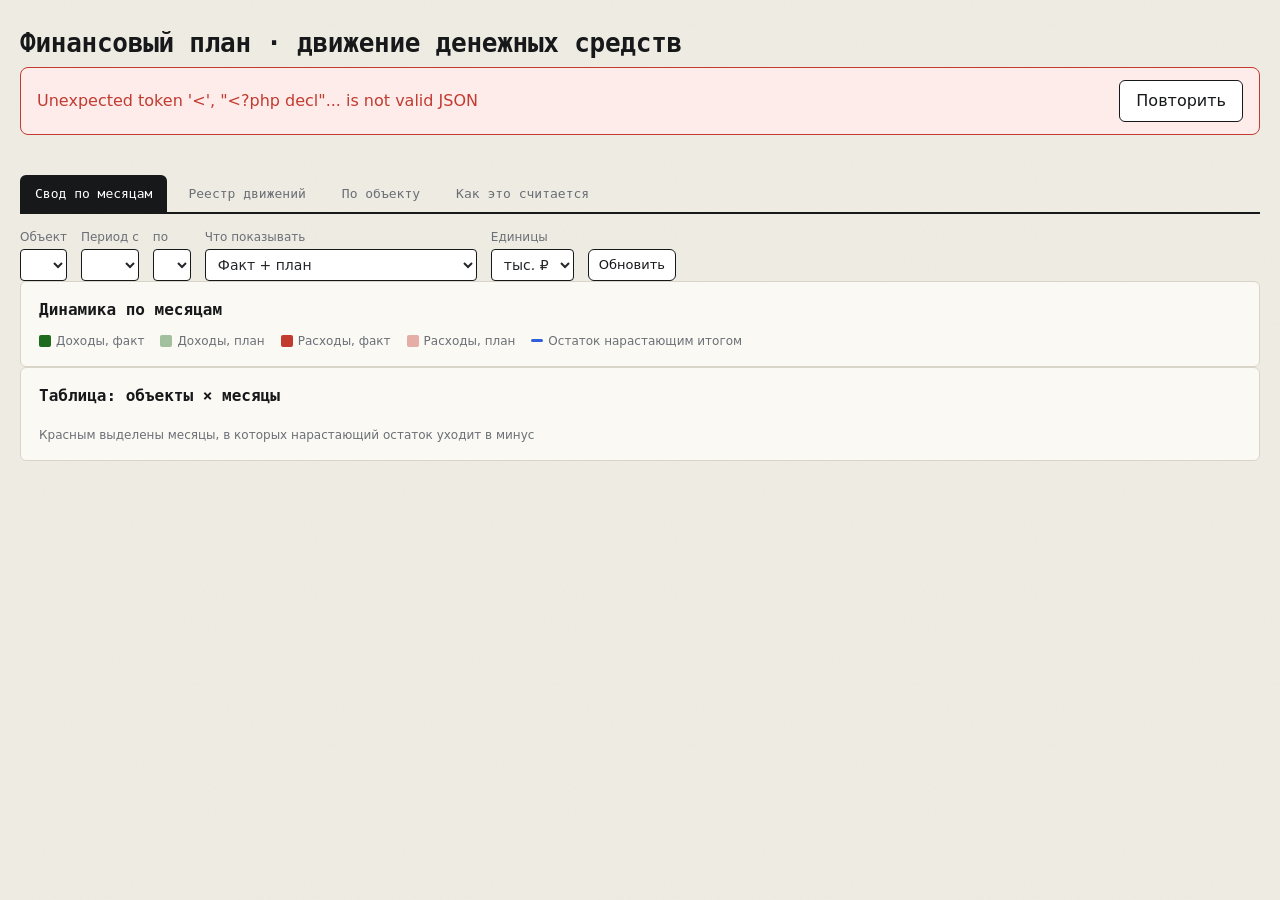
<file: www/template.html>
<!DOCTYPE html>
<html lang="ru">
<head>
  <meta charset="UTF-8">
  <meta name="viewport" content="width=device-width, initial-scale=1">
  <title>Фин план</title>
  <link rel="stylesheet" href="css/style.css">
  <!-- B24 JS SDK подключается в iframe-режиме автоматически. Подключаем сами
       только для подстраховки + чтобы локальное открытие через init.php тоже
       не падало. -->
  <script src="//api.bitrix24.com/api/v1/"></script>
</head>
<body>
  <div id="app">
    <header class="header-row">
      <div>
        <h1>Финансовый план · движение денежных средств</h1>
      </div>
      <div style="display:flex;gap:8px">
        <button type="button" id="diag-btn" class="btn-secondary" hidden>Диагностика</button>
        <button type="button" id="access-btn" class="btn-secondary" hidden>Доступ</button>
      </div>
    </header>

    <div id="plan-error" class="error-banner" hidden>
      <span id="plan-error-msg"></span>
      <button type="button" id="plan-retry" class="btn-secondary">Повторить</button>
    </div>

    <div class="kpis" id="kpis"></div>

    <nav class="tabs" id="tabs">
      <button class="tab active" data-tab="svod">Свод по месяцам</button>
      <button class="tab" data-tab="reestr">Реестр движений</button>
      <button class="tab" data-tab="object">По объекту</button>
      <button class="tab" data-tab="explain">Как это считается</button>
    </nav>

    <div class="filters" id="filters">
      <label>Объект <select id="fObj"></select></label>
      <label>Период с <select id="fFrom"></select></label>
      <label>по <select id="fTo"></select></label>
      <label>Что показывать
        <select id="fMode">
          <option value="all">Факт + план</option>
          <option value="fact">Только факт («Счёт оплачен»)</option>
          <option value="plan">Только план (ещё не оплачено)</option>
        </select>
      </label>
      <label id="fUnitWrap">Единицы
        <select id="fUnit">
          <option value="1000">тыс. ₽</option>
          <option value="1">₽</option>
          <option value="1000000">млн ₽</option>
        </select>
      </label>
      <label>&nbsp;
        <button type="button" id="refreshBtn" class="btn-secondary" style="padding:5px 10px;font-size:13px">Обновить</button>
      </label>
    </div>

    <section id="tab-svod" class="tabpane">
      <div class="card">
        <h2>Динамика по месяцам</h2>
        <div id="chart"></div>
        <div class="legend">
          <span><i style="background:var(--inc)"></i>Доходы, факт</span>
          <span><i style="background:var(--inc);opacity:.4"></i>Доходы, план</span>
          <span><i style="background:var(--exp)"></i>Расходы, факт</span>
          <span><i style="background:var(--exp);opacity:.4"></i>Расходы, план</span>
          <span><i style="background:var(--accent);height:3px;vertical-align:3px"></i>Остаток нарастающим итогом</span>
        </div>
      </div>
      <div class="card">
        <h2>Таблица: объекты × месяцы</h2>
        <div class="tbl-wrap" id="matrix"></div>
        <p class="muted" style="font-size:12px;margin:8px 0 0">Красным выделены месяцы, в которых нарастающий остаток уходит в минус</p>
      </div>
    </section>

    <section id="tab-reestr" class="tabpane" hidden>
      <div class="card">
        <h2>Реестр всех платежей</h2>
        <div class="filters" style="margin-top:0;margin-bottom:10px">
          <label>Тип
            <select id="fKind"><option value="">Доходы и расходы</option><option value="inc">Только доходы</option><option value="exp">Только расходы</option></select>
          </label>
          <label>Поиск по назначению <input type="text" id="fText" placeholder="например: аванс"></label>
        </div>
        <div class="tbl-wrap" id="reestr"></div>
        <p class="muted" style="font-size:12px;margin:8px 0 0">Это ровно те колонки, из которых строится план: Период · Дата · Сумма · Объект · Назначение платежа. Заголовки колонок кликабельны — сортировка. Сумма внизу — это и есть сальдо: доходы (+) и расходы (−) просто складываются.</p>
      </div>
    </section>

    <section id="tab-object" class="tabpane" hidden>
      <div class="card" id="objectView"></div>
    </section>

    <section id="tab-explain" class="tabpane" hidden>
      <div class="card">
        <h2>Откуда берутся цифры</h2>
        <p style="margin-top:0">Всё строится на одном принципе: <b>каждый будущий или свершившийся платёж — это отдельная запись с датой и суммой</b>. Доходные платежи — со знаком «+», расходные — со знаком «−». Приложение собирает все такие записи и группирует по месяцам и объектам.</p>
        <div class="two">
          <div>
            <div class="flow">
              <div class="box inc"><div class="t">Сделка (доходный договор)</div><div class="d">Объект: код + название.</div></div>
              <div class="arrow">▼ к сделке привязываются</div>
              <div class="indent">
                <div class="box inc"><div class="t">Оплаты — ДОХОД (+)</div><div class="d">Дата план · Сумма · Назначение платежа.</div></div>
              </div>
              <div class="arrow">▼ к той же сделке привязывается</div>
              <div class="indent">
                <div class="box exp"><div class="t">Подряд — ПЛАН расходов (−)</div><div class="d">Подрядчик и <b>сумма подрядного договора</b>. Это потолок расходов по подряду.</div></div>
                <div class="arrow">▼ к подряду привязываются</div>
                <div class="indent">
                  <div class="box exp"><div class="t">Расход (П) — платежи подрядчику (−)</div><div class="d">Дата план · Сумма · Назначение платежа.</div></div>
                </div>
              </div>
              <div class="arrow">▼ отдельно — расходы без доходного договора</div>
              <div class="box exp"><div class="t">Нереализационная сделка (общехозяйственные)</div><div class="d">Та же схема, но без Оплат: к сделке привязан Подряд-статья затрат, к нему — Расход(П): аренда, ФОТ, налоги.</div></div>
            </div>
          </div>
          <div>
            <h3 style="margin-top:0">Формула</h3>
            <div class="formula">Сальдо = сумма всех платежей<br>(доходы «+», расходы «−»)</div>
            <ul class="tight">
              <li>Никакого вычитания и разных формул: доходы положительные, расходы отрицательные, итог — просто сумма.</li>
              <li>Отрицательное число в любой выгрузке сразу читается как расход.</li>
              <li>Сальдо «нарастающим итогом» показывает, сколько денег будет на конец каждого месяца.</li>
            </ul>
            <h3>План становится фактом</h3>
            <ul class="tight">
              <li>Всё, что ещё не оплачено — это «План», независимо от промежуточной стадии.</li>
              <li>Когда платёж переведён в стадию <b>«Счёт оплачен»</b> (у расходов — «Оплачено»), бизнес-процесс портала сам переписывает «Дата план» на сегодняшнюю дату — отдельного поля «дата факта» не требуется.</li>
              <li>Для подряда автоматически пересчитывается <b>остаток к оплате</b>: сумма договора минус оплаченное.</li>
            </ul>
            <h3>Какие поля используются</h3>
            <div class="tbl-wrap"><table>
              <thead><tr><th>Колонка в плане</th><th>Откуда берётся</th></tr></thead>
              <tbody>
                <tr><td>Период (ГГММ)</td><td>Месяц «Дата план», считается автоматически</td></tr>
                <tr><td>Дата</td><td>«Дата план» платежа (после оплаты — дата факта)</td></tr>
                <tr><td>Сумма</td><td>«Сумма к оплате», с НДС (доход «+», расход «−»)</td></tr>
                <tr><td>Объект</td><td>Код объекта сделки</td></tr>
                <tr><td>Назначение платежа</td><td>«Предмет оплаты»</td></tr>
              </tbody>
            </table></div>
            <h3>Проверка «не распланировано»</h3>
            <ul class="tight">
              <li>Сумма подряда должна разложиться платежами Расход(П) в ноль; остаток — сигнал, что декомпозиция не завершена, а не «резерв на будущее».</li>
            </ul>
          </div>
        </div>
      </div>
    </section>
  </div>

  <div id="access-modal-overlay" class="modal-overlay" hidden>
    <div class="modal modal-wide" role="dialog" aria-modal="true" aria-labelledby="access-modal-title">
      <h2 id="access-modal-title">Доступ к приложению</h2>
      <p class="muted">Администраторы портала видят приложение всегда. Выбери, как открыть доступ остальным —
        действует один режим, списки других режимов сохраняются, но не учитываются.</p>

      <div class="access-modes" role="radiogroup" aria-label="Режим доступа">
        <label class="access-mode"><input type="radio" name="access-mode" value="departments"> По отделам</label>
        <label class="access-mode"><input type="radio" name="access-mode" value="users"> Персонально</label>
        <label class="access-mode"><input type="radio" name="access-mode" value="all"> Всем на портале</label>
      </div>

      <section id="access-section-departments" class="access-section">
        <p class="muted">Доступ у сотрудников отмеченных отделов. Переводя сотрудника между отделами, управляешь его доступом.</p>
        <div id="access-dept-list" class="dept-check-list"></div>
      </section>

      <section id="access-section-users" class="access-section" hidden>
        <p class="muted">Доступ только у отмеченных учётных записей.</p>
        <input type="search" id="access-user-search" class="access-search" placeholder="Поиск: фамилия, имя, почта, id" autocomplete="off">
        <div id="access-users-list" class="user-check-list"></div>
        <div id="access-users-count" class="muted access-count"></div>
      </section>

      <section id="access-section-all" class="access-section" hidden>
        <p class="muted">Приложение откроется любому сотруднику, авторизованному на портале. Ограничений по отделам и персонально нет.</p>
      </section>

      <div id="access-modal-error" class="modal-error" hidden></div>
      <div class="modal-actions">
        <button type="button" id="access-modal-cancel" class="btn-secondary">Отмена</button>
        <button type="button" id="access-modal-save" class="btn-primary">Сохранить</button>
      </div>
    </div>
  </div>

  <div id="diag-modal-overlay" class="modal-overlay" hidden>
    <div class="modal modal-wide" role="dialog" aria-modal="true" aria-labelledby="diag-modal-title">
      <h2 id="diag-modal-title">Диагностика: сырые ответы портала</h2>
      <p class="muted">Те же запросы, которыми приложение собирает финплан. Скопируй JSON и передай разработчику.</p>
      <div class="modal-actions" style="justify-content:flex-start;margin-top:4px">
        <button type="button" id="diag-copy" class="btn-primary">Копировать</button>
        <button type="button" id="diag-close" class="btn-secondary">Закрыть</button>
      </div>
      <pre id="diag-out" style="background:#1a1d23;color:#abb2bf;padding:12px;border-radius:8px;max-height:55vh;overflow:auto;font-size:.78rem;white-space:pre-wrap;word-break:break-all;margin-top:10px">Загрузка…</pre>
    </div>
  </div>

  <script src="js/app.js"></script>
</body>
</html>
</file>
<file: mock/css/style.css>
/* Стиль «тёплая бумага»: единый для приложения (www/) и макета (mock/).
   Взят из проектов rdi-* и согласованного демо. Правь токены в :root — не цвета по месту.
   Макет копирует этот файл (scripts/pack-mock.sh), поэтому внешних зависимостей здесь нет. */
:root {
  --ink: #17181a;          /* чёрные обводки карточек, заголовков, KPI */
  --bg: #efece3;           /* тёплая бумага под зернистой текстурой */
  --card-bg: #faf9f4;
  --paper-2: #f1eee3;      /* шапки таблиц, hover строк */
  --paper-3: #e7e3d6;      /* строки-группы */
  --border: #d8d4c8;
  --text: #24262a;
  --muted: #6b6f76;
  --accent: #2f5fdb;
  --accent-bg: #e8eefc;
  --inc: #1e6b1e;  --inc-bg: #e6f3e2;   /* доход, успех */
  --exp: #c23b31;  --exp-bg: #fdecea;   /* расход, ошибка */
  --warn: #b7791f; --warn-bg: #fff8e6;  /* внимание, демо-плашка */
  --ok: var(--inc);
  --row-hover: #f1eee3;
  --handle-fill: #e9f5b0;  /* пастельно-лаймовый ховер кнопок */
  --font-mono: 'JetBrains Mono', 'Fira Code', ui-monospace, SFMono-Regular, Menlo, Consolas, monospace;
}

* { box-sizing: border-box; }

body {
  margin: 0;
  font-family: -apple-system, system-ui, Segoe UI, Roboto, sans-serif;
  color: var(--text);
  line-height: 1.5;
  background-color: var(--bg);
  background-image: url("data:image/svg+xml,%3Csvg xmlns='http://www.w3.org/2000/svg' width='180' height='180'%3E%3Cfilter id='n'%3E%3CfeTurbulence type='fractalNoise' baseFrequency='0.85' numOctaves='2' stitchTiles='stitch'/%3E%3CfeColorMatrix type='saturate' values='0'/%3E%3C/filter%3E%3Crect width='100%25' height='100%25' filter='url(%23n)' opacity='0.05'/%3E%3C/svg%3E");
}

#app { max-width: 1400px; margin: 0 auto; padding: 24px 20px 60px; }

h1 { margin: 0 0 4px; color: var(--ink); font-family: var(--font-mono); letter-spacing: -0.01em; font-size: 26px; }
h2 { margin: 0 0 10px; color: var(--ink); font-family: var(--font-mono); font-size: 16px; }
h3 { margin: 16px 0 6px; font-size: 14px; color: var(--ink); }
header h1 { margin: 0 0 4px; }

.muted { color: var(--muted); margin-top: 0; }
.hidden, [hidden] { display: none !important; }
.pos { color: var(--inc); }
.neg { color: var(--exp); }
.ok { color: var(--ok); }
.muted-tag { color: var(--muted); }

.header-row { display: flex; align-items: flex-start; justify-content: space-between; gap: 16px; }

main { display: grid; gap: 16px; margin-top: 20px; }

.card {
  background: var(--card-bg);
  border: 1px solid var(--border);
  border-radius: 6px;
  padding: 16px 18px;
}
main > .card + .card, #app > .card { margin-top: 0; }
.card h2 { margin: 0 0 10px; }

ul, ol { margin: 0; padding-left: 22px; }
li { margin-bottom: 6px; }
ul.tight { margin: 6px 0; padding-left: 20px; }
ul.tight li { margin: 3px 0; }

code {
  background: var(--paper-2);
  padding: 1px 6px;
  border-radius: 3px;
  font-family: var(--font-mono);
  font-size: 0.92em;
}

/* ── кнопки ─────────────────────────────────────────────────────── */
.btn-primary, .btn-secondary, button.btn {
  font: inherit;
  border-radius: 6px;
  cursor: pointer;
  border: 1.5px solid var(--ink);
  color: var(--ink);
  background: #fff;
}
.btn-primary, .btn-secondary { padding: 8px 16px; }
button.btn { font-size: 13px; padding: 5px 10px; border-width: 1px; border-radius: 4px; }
.btn-primary { background: var(--accent); border-color: var(--accent); color: #fff; }
.btn-primary:hover { filter: brightness(1.08); }
.btn-secondary:hover, button.btn:hover { background: var(--handle-fill); }
button.btn.ok { background: var(--inc-bg); border-color: var(--inc); color: var(--inc); }
button.btn.ok:hover { background: #d3ebcc; }

/* ── формы ──────────────────────────────────────────────────────── */
select, input[type=text], input[type=date], input[type=search], textarea {
  font: inherit; font-size: 14px; padding: 6px 8px;
  border: 1px solid var(--ink); border-radius: 4px; background: #fff; color: var(--text);
}
select:focus, input:focus, textarea:focus { outline: 2px solid var(--accent); outline-offset: 1px; }
.filters { display: flex; gap: 14px; flex-wrap: wrap; align-items: flex-end; margin-top: 14px; }
.filters label { display: flex; flex-direction: column; font-size: 12px; color: var(--muted); gap: 3px; }

/* ── вкладки ────────────────────────────────────────────────────── */
.tabs { display: flex; gap: 6px; margin-top: 22px; flex-wrap: wrap; border-bottom: 2px solid var(--ink); }
.tab {
  font: inherit; font-family: var(--font-mono); font-size: 13px; padding: 8px 14px; cursor: pointer;
  background: transparent; border: 1px solid transparent; border-bottom: none;
  border-radius: 6px 6px 0 0; color: var(--muted);
}
.tab:hover { color: var(--ink); }
.tab.active { background: var(--ink); color: #fff; }

/* ── KPI ────────────────────────────────────────────────────────── */
.kpis { display: grid; grid-template-columns: repeat(auto-fit, minmax(190px, 1fr)); gap: 12px; margin-top: 18px; }
.kpi { background: var(--card-bg); border: 1px solid var(--ink); border-radius: 6px; padding: 12px 14px; }
.kpi .lbl { font-size: 12px; color: var(--muted); text-transform: uppercase; letter-spacing: .04em; }
.kpi .val { font-family: var(--font-mono); font-size: 22px; font-weight: 600; margin-top: 2px; white-space: nowrap; }
.kpi .sub { font-size: 12px; color: var(--muted); }
.mini-grid { display: grid; grid-template-columns: repeat(auto-fit, minmax(150px, 1fr)); gap: 10px; margin: 10px 0; }
.mini { border: 1px solid var(--border); border-radius: 6px; padding: 8px 10px; background: #fff; }
.mini .lbl { font-size: 11px; color: var(--muted); text-transform: uppercase; letter-spacing: .04em; }
.mini .val { font-family: var(--font-mono); font-size: 16px; font-weight: 600; }

/* ── таблицы ────────────────────────────────────────────────────── */
.tbl-wrap { overflow-x: auto; }
table { border-collapse: collapse; width: 100%; font-size: 13px; }
th, td { padding: 6px 10px; border-bottom: 1px solid var(--border); text-align: left; white-space: nowrap; }
th { background: var(--paper-2); color: var(--ink); font-weight: 600; position: sticky; top: 0; }
td.num, th.num { text-align: right; font-family: var(--font-mono); }
td.wrap { white-space: normal; min-width: 260px; }
tbody tr:hover { background: var(--row-hover); }
tr.grp td { background: var(--paper-3); font-weight: 700; color: var(--ink); font-size: 12px; text-transform: uppercase; letter-spacing: .04em; }
tr.tot td { font-weight: 700; background: var(--paper-2); border-top: 1px solid var(--ink); }
th.sortable { cursor: pointer; user-select: none; }
th.sortable:hover { color: var(--accent); }
td.cur, th.cur { background: rgba(47,95,219,.07); }   /* текущий период */
.cell-bad { background: var(--exp-bg); color: var(--exp); }

/* ── метки, плашки, прогресс ────────────────────────────────────── */
.tag { display: inline-block; padding: 1px 8px; border-radius: 10px; font-size: 11px; font-weight: 600; }
.tag.warn { background: var(--warn-bg); color: var(--warn); }
.tag.ok { background: var(--inc-bg); color: var(--inc); }
.tag.bad { background: var(--exp-bg); color: var(--exp); }
/* Плашка стадии: заливку (цвет стадии Б24) задавай инлайном, обводка — «стикер» */
.stage-badge { display: inline-block; padding: 2px 9px; border: 1.5px solid var(--ink); border-radius: 12px; font-size: 12px; font-weight: 600; white-space: nowrap; }
.bar { height: 8px; background: #e2dfd3; border-radius: 4px; overflow: hidden; margin: 6px 0 2px; }
.bar > span { display: block; height: 100%; }
.legend { display: flex; gap: 16px; flex-wrap: wrap; font-size: 12px; color: var(--muted); margin: 6px 0 0; }
.legend i { display: inline-block; width: 12px; height: 12px; border-radius: 2px; margin-right: 5px; vertical-align: -2px; }
svg text { font-family: var(--font-mono); font-size: 11px; fill: var(--muted); }

/* ── баннеры ────────────────────────────────────────────────────── */
.demo-banner {            /* обязательная плашка макета: «данные вымышлены» */
  margin: 12px 0 0; padding: 10px 14px; background: var(--warn-bg); border: 1px solid var(--warn);
  border-radius: 6px; font-size: 13px; color: #6b4a10;
}
.error-banner {
  display: flex; align-items: center; justify-content: space-between; gap: 12px;
  background: var(--exp-bg); border: 1.5px solid var(--exp); color: var(--exp);
  border-radius: 8px; padding: 12px 16px;
}

/* ── пояснения («как это считается») ────────────────────────────── */
.two { display: grid; grid-template-columns: repeat(auto-fit, minmax(320px, 1fr)); gap: 18px; }
.flow { display: grid; grid-template-columns: 1fr; max-width: 820px; }
.box { border: 1px solid var(--ink); border-radius: 6px; padding: 10px 14px; background: #fff; }
.box.inc { border-color: var(--inc); background: var(--inc-bg); }
.box.exp { border-color: var(--exp); background: var(--exp-bg); }
.box .t { font-family: var(--font-mono); font-weight: 700; color: var(--ink); }
.box .d { font-size: 13px; }
.arrow { text-align: center; color: var(--muted); font-size: 12px; padding: 2px 0; }
.indent { margin-left: 34px; }
.formula { font-family: var(--font-mono); background: #fff; border: 1px dashed var(--ink); border-radius: 6px; padding: 10px 14px; margin: 10px 0; font-size: 14px; }

/* ── модальные окна ─────────────────────────────────────────────── */
.modal-overlay {
  position: fixed; inset: 0; background: rgba(23,24,26,0.5);
  display: flex; align-items: center; justify-content: center;
  padding: 20px; z-index: 1000;
}
.modal {
  background: var(--card-bg); border: 2px solid var(--ink); border-radius: 16px; padding: 24px;
  max-width: 420px; width: 100%; max-height: 80vh; overflow-y: auto;
}
.modal h2 { margin: 0 0 8px; }
.modal-wide { max-width: 560px; }
.modal-error { color: var(--exp); font-size: 0.85rem; margin-top: 12px; }
.modal-actions { display: flex; justify-content: flex-end; gap: 10px; margin-top: 18px; }

/* ── окно «Доступ» ──────────────────────────────────────────────── */
.dept-check-list { margin-top: 14px; display: flex; flex-direction: column; gap: 8px; max-height: 320px; overflow-y: auto; }
.dept-check-row { display: flex; align-items: center; gap: 8px; }
.dept-check-row label { cursor: pointer; }
.access-modes { display: flex; gap: 6px; margin: 14px 0 6px; flex-wrap: wrap; }
.access-mode {
  display: flex; align-items: center; gap: 6px; cursor: pointer;
  border: 1.5px solid var(--border); border-radius: 6px; padding: 6px 12px; font-size: 0.92rem; background: #fff;
}
.access-mode:has(input:checked) { border-color: var(--accent); background: var(--accent-bg); }
.access-search { width: 100%; margin: 6px 0 8px; padding: 7px 10px; }
.user-check-list { display: flex; flex-direction: column; max-height: 300px; overflow-y: auto; border: 1px solid var(--border); border-radius: 6px; background: #fff; }
.user-check-row { display: flex; align-items: center; gap: 10px; padding: 6px 10px; border-bottom: 1px solid var(--border); cursor: pointer; }
.user-check-row:last-child { border-bottom: 0; }
.user-check-row:hover { background: var(--row-hover); }
.user-check-name { flex: 1 1 auto; min-width: 0; }
.user-check-email { color: var(--muted); font-size: 0.85rem; overflow: hidden; text-overflow: ellipsis; white-space: nowrap; max-width: 190px; }
.user-check-id { color: var(--muted); font-size: 0.8rem; min-width: 38px; text-align: right; }
.access-count { margin-top: 6px; font-size: 0.85rem; }

@media (max-width: 640px) {
  #app { padding: 16px 12px 40px; }
  .indent { margin-left: 14px; }
}
</file>
<file: www/css/style.css>
/* Стиль «тёплая бумага»: единый для приложения (www/) и макета (mock/).
   Взят из проектов rdi-* и согласованного демо. Правь токены в :root — не цвета по месту.
   Макет копирует этот файл (scripts/pack-mock.sh), поэтому внешних зависимостей здесь нет. */
:root {
  --ink: #17181a;          /* чёрные обводки карточек, заголовков, KPI */
  --bg: #efece3;           /* тёплая бумага под зернистой текстурой */
  --card-bg: #faf9f4;
  --paper-2: #f1eee3;      /* шапки таблиц, hover строк */
  --paper-3: #e7e3d6;      /* строки-группы */
  --border: #d8d4c8;
  --text: #24262a;
  --muted: #6b6f76;
  --accent: #2f5fdb;
  --accent-bg: #e8eefc;
  --inc: #1e6b1e;  --inc-bg: #e6f3e2;   /* доход, успех */
  --exp: #c23b31;  --exp-bg: #fdecea;   /* расход, ошибка */
  --warn: #b7791f; --warn-bg: #fff8e6;  /* внимание, демо-плашка */
  --ok: var(--inc);
  --row-hover: #f1eee3;
  --handle-fill: #e9f5b0;  /* пастельно-лаймовый ховер кнопок */
  --font-mono: 'JetBrains Mono', 'Fira Code', ui-monospace, SFMono-Regular, Menlo, Consolas, monospace;
}

* { box-sizing: border-box; }

body {
  margin: 0;
  font-family: -apple-system, system-ui, Segoe UI, Roboto, sans-serif;
  color: var(--text);
  line-height: 1.5;
  background-color: var(--bg);
  background-image: url("data:image/svg+xml,%3Csvg xmlns='http://www.w3.org/2000/svg' width='180' height='180'%3E%3Cfilter id='n'%3E%3CfeTurbulence type='fractalNoise' baseFrequency='0.85' numOctaves='2' stitchTiles='stitch'/%3E%3CfeColorMatrix type='saturate' values='0'/%3E%3C/filter%3E%3Crect width='100%25' height='100%25' filter='url(%23n)' opacity='0.05'/%3E%3C/svg%3E");
}

#app { max-width: 1400px; margin: 0 auto; padding: 24px 20px 60px; }

h1 { margin: 0 0 4px; color: var(--ink); font-family: var(--font-mono); letter-spacing: -0.01em; font-size: 26px; }
h2 { margin: 0 0 10px; color: var(--ink); font-family: var(--font-mono); font-size: 16px; }
h3 { margin: 16px 0 6px; font-size: 14px; color: var(--ink); }
header h1 { margin: 0 0 4px; }

.muted { color: var(--muted); margin-top: 0; }
.hidden, [hidden] { display: none !important; }
.pos { color: var(--inc); }
.neg { color: var(--exp); }
.ok { color: var(--ok); }
.muted-tag { color: var(--muted); }

.header-row { display: flex; align-items: flex-start; justify-content: space-between; gap: 16px; }

main { display: grid; gap: 16px; margin-top: 20px; }

.card {
  background: var(--card-bg);
  border: 1px solid var(--border);
  border-radius: 6px;
  padding: 16px 18px;
}
main > .card + .card, #app > .card { margin-top: 0; }
.card h2 { margin: 0 0 10px; }

ul, ol { margin: 0; padding-left: 22px; }
li { margin-bottom: 6px; }
ul.tight { margin: 6px 0; padding-left: 20px; }
ul.tight li { margin: 3px 0; }

code {
  background: var(--paper-2);
  padding: 1px 6px;
  border-radius: 3px;
  font-family: var(--font-mono);
  font-size: 0.92em;
}

/* ── кнопки ─────────────────────────────────────────────────────── */
.btn-primary, .btn-secondary, button.btn {
  font: inherit;
  border-radius: 6px;
  cursor: pointer;
  border: 1.5px solid var(--ink);
  color: var(--ink);
  background: #fff;
}
.btn-primary, .btn-secondary { padding: 8px 16px; }
button.btn { font-size: 13px; padding: 5px 10px; border-width: 1px; border-radius: 4px; }
.btn-primary { background: var(--accent); border-color: var(--accent); color: #fff; }
.btn-primary:hover { filter: brightness(1.08); }
.btn-secondary:hover, button.btn:hover { background: var(--handle-fill); }
button.btn.ok { background: var(--inc-bg); border-color: var(--inc); color: var(--inc); }
button.btn.ok:hover { background: #d3ebcc; }

/* ── формы ──────────────────────────────────────────────────────── */
select, input[type=text], input[type=date], input[type=search], textarea {
  font: inherit; font-size: 14px; padding: 6px 8px;
  border: 1px solid var(--ink); border-radius: 4px; background: #fff; color: var(--text);
}
select:focus, input:focus, textarea:focus { outline: 2px solid var(--accent); outline-offset: 1px; }
.filters { display: flex; gap: 14px; flex-wrap: wrap; align-items: flex-end; margin-top: 14px; }
.filters label { display: flex; flex-direction: column; font-size: 12px; color: var(--muted); gap: 3px; }

/* ── вкладки ────────────────────────────────────────────────────── */
.tabs { display: flex; gap: 6px; margin-top: 22px; flex-wrap: wrap; border-bottom: 2px solid var(--ink); }
.tab {
  font: inherit; font-family: var(--font-mono); font-size: 13px; padding: 8px 14px; cursor: pointer;
  background: transparent; border: 1px solid transparent; border-bottom: none;
  border-radius: 6px 6px 0 0; color: var(--muted);
}
.tab:hover { color: var(--ink); }
.tab.active { background: var(--ink); color: #fff; }

/* ── KPI ────────────────────────────────────────────────────────── */
.kpis { display: grid; grid-template-columns: repeat(auto-fit, minmax(190px, 1fr)); gap: 12px; margin-top: 18px; }
.kpi { background: var(--card-bg); border: 1px solid var(--ink); border-radius: 6px; padding: 12px 14px; }
.kpi .lbl { font-size: 12px; color: var(--muted); text-transform: uppercase; letter-spacing: .04em; }
.kpi .val { font-family: var(--font-mono); font-size: 22px; font-weight: 600; margin-top: 2px; white-space: nowrap; }
.kpi .sub { font-size: 12px; color: var(--muted); }
.mini-grid { display: grid; grid-template-columns: repeat(auto-fit, minmax(150px, 1fr)); gap: 10px; margin: 10px 0; }
.mini { border: 1px solid var(--border); border-radius: 6px; padding: 8px 10px; background: #fff; }
.mini .lbl { font-size: 11px; color: var(--muted); text-transform: uppercase; letter-spacing: .04em; }
.mini .val { font-family: var(--font-mono); font-size: 16px; font-weight: 600; }

/* ── таблицы ────────────────────────────────────────────────────── */
.tbl-wrap { overflow-x: auto; }
table { border-collapse: collapse; width: 100%; font-size: 13px; }
th, td { padding: 6px 10px; border-bottom: 1px solid var(--border); text-align: left; white-space: nowrap; }
th { background: var(--paper-2); color: var(--ink); font-weight: 600; position: sticky; top: 0; }
td.num, th.num { text-align: right; font-family: var(--font-mono); }
td.wrap { white-space: normal; min-width: 260px; }
tbody tr:hover { background: var(--row-hover); }
tr.grp td { background: var(--paper-3); font-weight: 700; color: var(--ink); font-size: 12px; text-transform: uppercase; letter-spacing: .04em; }
tr.tot td { font-weight: 700; background: var(--paper-2); border-top: 1px solid var(--ink); }
th.sortable { cursor: pointer; user-select: none; }
th.sortable:hover { color: var(--accent); }
td.cur, th.cur { background: rgba(47,95,219,.07); }   /* текущий период */
.cell-bad { background: var(--exp-bg); color: var(--exp); }

/* ── метки, плашки, прогресс ────────────────────────────────────── */
.tag { display: inline-block; padding: 1px 8px; border-radius: 10px; font-size: 11px; font-weight: 600; }
.tag.warn { background: var(--warn-bg); color: var(--warn); }
.tag.ok { background: var(--inc-bg); color: var(--inc); }
.tag.bad { background: var(--exp-bg); color: var(--exp); }
/* Плашка стадии: заливку (цвет стадии Б24) задавай инлайном, обводка — «стикер» */
.stage-badge { display: inline-block; padding: 2px 9px; border: 1.5px solid var(--ink); border-radius: 12px; font-size: 12px; font-weight: 600; white-space: nowrap; }
.bar { height: 8px; background: #e2dfd3; border-radius: 4px; overflow: hidden; margin: 6px 0 2px; }
.bar > span { display: block; height: 100%; }
.legend { display: flex; gap: 16px; flex-wrap: wrap; font-size: 12px; color: var(--muted); margin: 6px 0 0; }
.legend i { display: inline-block; width: 12px; height: 12px; border-radius: 2px; margin-right: 5px; vertical-align: -2px; }
svg text { font-family: var(--font-mono); font-size: 11px; fill: var(--muted); }

/* ── баннеры ────────────────────────────────────────────────────── */
.demo-banner {            /* обязательная плашка макета: «данные вымышлены» */
  margin: 12px 0 0; padding: 10px 14px; background: var(--warn-bg); border: 1px solid var(--warn);
  border-radius: 6px; font-size: 13px; color: #6b4a10;
}
.error-banner {
  display: flex; align-items: center; justify-content: space-between; gap: 12px;
  background: var(--exp-bg); border: 1.5px solid var(--exp); color: var(--exp);
  border-radius: 8px; padding: 12px 16px;
}

/* ── пояснения («как это считается») ────────────────────────────── */
.two { display: grid; grid-template-columns: repeat(auto-fit, minmax(320px, 1fr)); gap: 18px; }
.flow { display: grid; grid-template-columns: 1fr; max-width: 820px; }
.box { border: 1px solid var(--ink); border-radius: 6px; padding: 10px 14px; background: #fff; }
.box.inc { border-color: var(--inc); background: var(--inc-bg); }
.box.exp { border-color: var(--exp); background: var(--exp-bg); }
.box .t { font-family: var(--font-mono); font-weight: 700; color: var(--ink); }
.box .d { font-size: 13px; }
.arrow { text-align: center; color: var(--muted); font-size: 12px; padding: 2px 0; }
.indent { margin-left: 34px; }
.formula { font-family: var(--font-mono); background: #fff; border: 1px dashed var(--ink); border-radius: 6px; padding: 10px 14px; margin: 10px 0; font-size: 14px; }

/* ── модальные окна ─────────────────────────────────────────────── */
.modal-overlay {
  position: fixed; inset: 0; background: rgba(23,24,26,0.5);
  display: flex; align-items: center; justify-content: center;
  padding: 20px; z-index: 1000;
}
.modal {
  background: var(--card-bg); border: 2px solid var(--ink); border-radius: 16px; padding: 24px;
  max-width: 420px; width: 100%; max-height: 80vh; overflow-y: auto;
}
.modal h2 { margin: 0 0 8px; }
.modal-wide { max-width: 560px; }
.modal-error { color: var(--exp); font-size: 0.85rem; margin-top: 12px; }
.modal-actions { display: flex; justify-content: flex-end; gap: 10px; margin-top: 18px; }

/* ── окно «Доступ» ──────────────────────────────────────────────── */
.dept-check-list { margin-top: 14px; display: flex; flex-direction: column; gap: 8px; max-height: 320px; overflow-y: auto; }
.dept-check-row { display: flex; align-items: center; gap: 8px; }
.dept-check-row label { cursor: pointer; }
.access-modes { display: flex; gap: 6px; margin: 14px 0 6px; flex-wrap: wrap; }
.access-mode {
  display: flex; align-items: center; gap: 6px; cursor: pointer;
  border: 1.5px solid var(--border); border-radius: 6px; padding: 6px 12px; font-size: 0.92rem; background: #fff;
}
.access-mode:has(input:checked) { border-color: var(--accent); background: var(--accent-bg); }
.access-search { width: 100%; margin: 6px 0 8px; padding: 7px 10px; }
.user-check-list { display: flex; flex-direction: column; max-height: 300px; overflow-y: auto; border: 1px solid var(--border); border-radius: 6px; background: #fff; }
.user-check-row { display: flex; align-items: center; gap: 10px; padding: 6px 10px; border-bottom: 1px solid var(--border); cursor: pointer; }
.user-check-row:last-child { border-bottom: 0; }
.user-check-row:hover { background: var(--row-hover); }
.user-check-name { flex: 1 1 auto; min-width: 0; }
.user-check-email { color: var(--muted); font-size: 0.85rem; overflow: hidden; text-overflow: ellipsis; white-space: nowrap; max-width: 190px; }
.user-check-id { color: var(--muted); font-size: 0.8rem; min-width: 38px; text-align: right; }
.access-count { margin-top: 6px; font-size: 0.85rem; }

/* ── финплан: дерево объекта, итоговые строки ─────────────────── */
.tree-l1 { border-left: 4px solid var(--inc); padding-left: 14px; margin-top: 14px; }
.tree-l2 { border-left: 4px solid var(--exp); padding-left: 14px; margin: 14px 0 0 24px; }
.node-title { font-family: var(--font-mono); font-weight: 600; color: var(--ink); }
tr.saldo td { font-weight: 700; }
tr.cum td { font-weight: 700; border-bottom: 2px solid var(--ink); }
.cell-neg-cum { background: var(--exp-bg); color: var(--exp); }   /* минус нарастающего остатка */

/* ── финплан: правка платежа «По объекту» ─────────────────────── */
select.stage-pick { font-size: 12px; padding: 3px 6px; border-radius: 12px; font-weight: 600; border-width: 1px; }
textarea.notes-pick { width: 100%; min-width: 180px; font: inherit; font-size: 12px; padding: 4px 6px; resize: vertical; white-space: pre-wrap; }
.cell-date.pending input { opacity: .6; }
.recalc-hint { display: inline-flex; align-items: center; gap: 4px; font-size: 11px; color: var(--warn); margin-top: 3px; }
.recalc-hint .dot { width: 6px; height: 6px; border-radius: 50%; background: var(--warn); animation: pulse 1s ease-in-out infinite; }
@keyframes pulse { 0%,100% { opacity: .3; } 50% { opacity: 1; } }

@media (max-width: 640px) {
  #app { padding: 16px 12px 40px; }
  .indent { margin-left: 14px; }
  .tree-l2 { margin-left: 8px; }
}

/* несохранённые правки на вкладке «По объекту» (D-011) */
.obj-actions { display: flex; align-items: center; gap: 8px; margin: 8px 0; flex-wrap: wrap; }
.edit-mark { display: inline-block; margin-left: 6px; font-size: 13px; color: var(--warn); }
tr.edited td { background: #fdf6e8; }
.obj-progress { display: inline-flex; align-items: center; font-size: 13px; font-weight: 600; color: var(--warn); }
input.date-pick { width: 92px; }
.obj-switch { display: flex; flex-direction: column; gap: 3px; font-size: 12px; color: var(--muted); }
.obj-switch-btns { display: flex; gap: 6px; border: 1.5px solid var(--ink); border-radius: 8px; padding: 4px; }
.objf { font: inherit; font-family: var(--font-mono); font-size: 12px; padding: 4px 12px; border-radius: 6px; border: 1px solid var(--muted); background: transparent; cursor: pointer; }
.objf:hover { background: var(--handle-fill); }
.objf.active { background: var(--accent); border-color: var(--accent); color: #fff; }
.kpi .val-line { font-family: var(--font-mono); font-size: 15px; font-weight: 600; margin-top: 4px; white-space: nowrap; }
.kpi .kv { display: inline-block; margin-right: 16px; white-space: nowrap; }
.kpi .kv:last-child { margin-right: 0; }
.kpi .kv span { color: var(--muted); font-weight: 400; }
</file>
